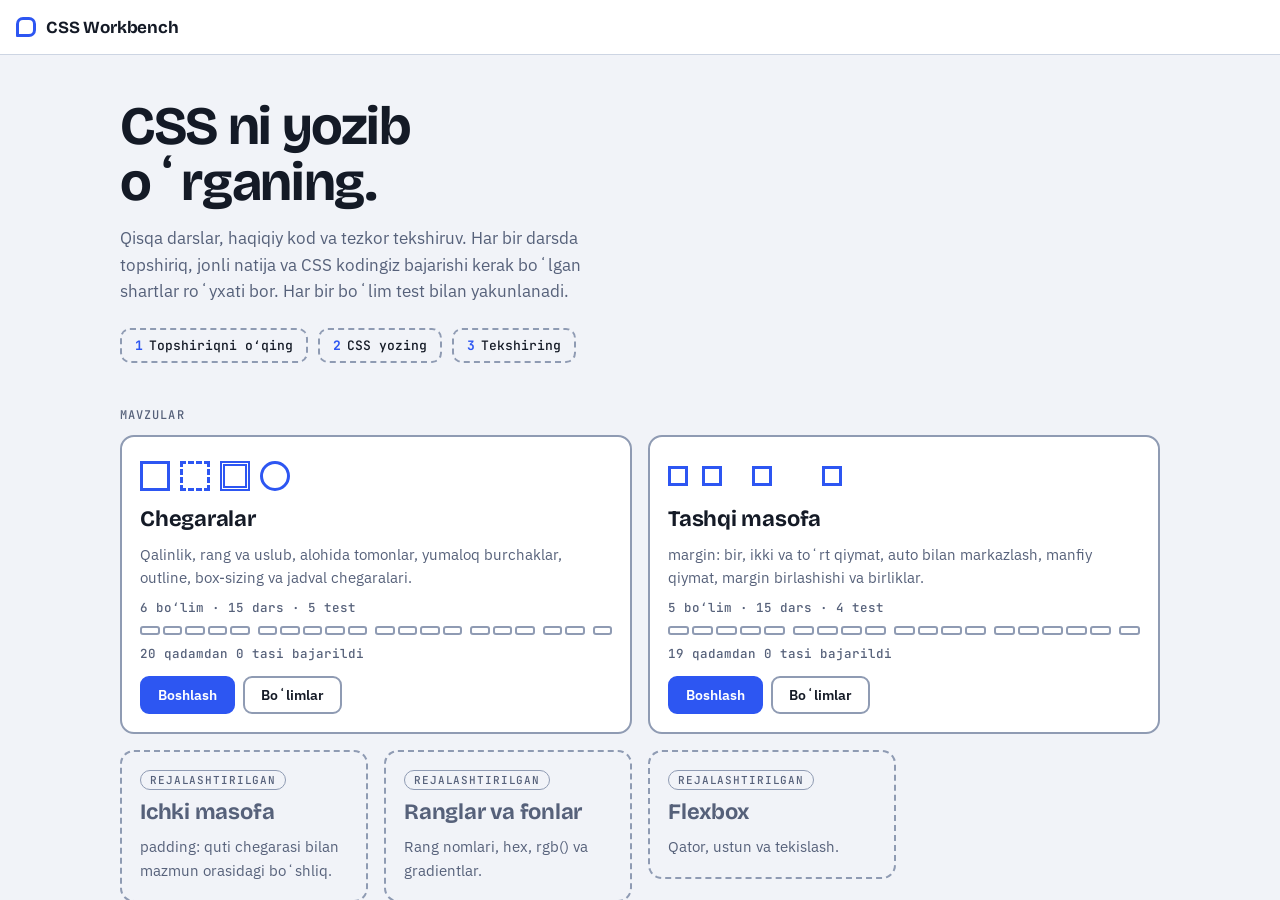
<file: backup/original.html>
<!doctype html>
<html lang="uz">
<head>
<meta charset="utf-8">
<meta name="viewport" content="width=device-width, initial-scale=1">
<title>CSS Workbench</title>
<link rel="stylesheet" href="https://fonts.googleapis.com/css2?family=Bricolage+Grotesque:opsz,wght@12..96,600;12..96,700&family=IBM+Plex+Sans:wght@400;500;600&family=JetBrains+Mono:wght@400;500&display=swap">
<style>
/* Layout: a slim top bar whose lesson squares double as progress, then three working panes
   (task | editor | preview). Borders are the visual language: dashed = not yet, solid = done,
   outline = you are here. */
:root{
  --font-display:"Bricolage Grotesque","IBM Plex Sans",system-ui,sans-serif;
  --font-body:"IBM Plex Sans",system-ui,-apple-system,"Segoe UI",Roboto,sans-serif;
  --font-mono:"JetBrains Mono",ui-monospace,SFMono-Regular,Menlo,Consolas,monospace;
  --bg:#f1f3f8;--surface:#ffffff;--surface2:#e8ecf4;--fg:#141a26;--muted:#56617a;--line:#cdd5e3;--line-strong:#8f9bb3;
  --accent:#2d56f2;--accent-ink:#ffffff;--accent-soft:#e3e9ff;
  --ok:#0f7f4a;--ok-ink:#ffffff;--ok-soft:#ddf4e7;--bad:#c1303c;--bad-soft:#fde5e7;
  --code-bg:#f8f9fc;--sel:#b9c8ff;
  --syn-sel:#1d4ed8;--syn-prop:#0e7a6e;--syn-val:#a4550a;--syn-num:#b4195f;--syn-str:#177a3b;--syn-com:#76829a;--syn-punc:#56617a;
}
@media (prefers-color-scheme: dark){
  :root:not([data-theme="light"]){
    --bg:#0d1118;--surface:#151b26;--surface2:#1c2432;--fg:#e7ecf6;--muted:#9aa5bb;--line:#2a3447;--line-strong:#4a5772;
    --accent:#7894ff;--accent-ink:#0a0f20;--accent-soft:#1d2849;
    --ok:#45d08c;--ok-ink:#06210f;--ok-soft:#10301f;--bad:#ff7a86;--bad-soft:#3a1a20;
    --code-bg:#0f141d;--sel:#2c3f78;
    --syn-sel:#8fb0ff;--syn-prop:#5fd4c2;--syn-val:#f3b663;--syn-num:#ff8fb8;--syn-str:#7fdc9b;--syn-com:#6f7b92;--syn-punc:#9aa5bb;
    color-scheme:dark;
  }
}
:root[data-theme="dark"]{
  --bg:#0d1118;--surface:#151b26;--surface2:#1c2432;--fg:#e7ecf6;--muted:#9aa5bb;--line:#2a3447;--line-strong:#4a5772;
    --accent:#7894ff;--accent-ink:#0a0f20;--accent-soft:#1d2849;
    --ok:#45d08c;--ok-ink:#06210f;--ok-soft:#10301f;--bad:#ff7a86;--bad-soft:#3a1a20;
    --code-bg:#0f141d;--sel:#2c3f78;
    --syn-sel:#8fb0ff;--syn-prop:#5fd4c2;--syn-val:#f3b663;--syn-num:#ff8fb8;--syn-str:#7fdc9b;--syn-com:#6f7b92;--syn-punc:#9aa5bb;
  color-scheme:dark;
}

*{box-sizing:border-box}
html,body{height:100%}
body{margin:0;background:var(--bg);color:var(--fg);font:15px/1.55 var(--font-body);-webkit-text-size-adjust:100%}
button{font:inherit;color:inherit}
:focus-visible{outline:3px solid var(--accent);outline-offset:2px}
.sr-only{position:absolute;width:1px;height:1px;overflow:hidden;clip:rect(0 0 0 0);white-space:nowrap}
.gx{padding-left:max(16px,env(safe-area-inset-left,0px));padding-right:max(16px,env(safe-area-inset-right,0px))}
code{font:500 .88em var(--font-mono);background:var(--surface2);padding:.12em .4em;border-radius:5px;overflow-wrap:anywhere}

.app{height:100%;min-height:640px;display:flex;flex-direction:column;min-width:0}

/* ---------- top bar ---------- */
.topbar{flex:none;background:var(--surface);border-bottom:1px solid var(--line);position:relative;z-index:30}
.topbar-in{display:flex;align-items:center;gap:14px;padding-block:8px;min-height:54px}
.brand{display:flex;align-items:center;gap:10px;color:var(--fg);text-decoration:none;font:700 17px/1 var(--font-display);letter-spacing:-.01em;white-space:nowrap}
.mark{display:block;width:20px;height:20px;border:3px solid var(--accent);border-radius:7px 7px 7px 1px}
.crumbs{position:relative;min-width:0}
.crumb-btn{display:flex;align-items:center;gap:8px;min-width:0;max-width:100%;padding:6px 10px;background:transparent;border:2px solid var(--line);border-radius:9px;cursor:pointer;text-align:left}
.crumb-btn:hover{border-color:var(--line-strong)}
.crumb-topic{font:500 12px var(--font-mono);text-transform:uppercase;letter-spacing:.07em;color:var(--muted);white-space:nowrap}
.crumb-lesson{font-weight:600;overflow:hidden;text-overflow:ellipsis;white-space:nowrap;min-width:0}
.chev{flex:none;width:7px;height:7px;border-right:2px solid var(--muted);border-bottom:2px solid var(--muted);transform:rotate(45deg) translate(-2px,-2px)}
.menu{position:absolute;top:calc(100% + 8px);left:0;width:min(380px,calc(100vw - 32px));max-height:min(70vh,520px);overflow:auto;background:var(--surface);border:1px solid var(--line-strong);border-radius:12px;box-shadow:0 14px 36px rgb(10 15 30 / .22);padding:6px}
.menu-item{display:flex;align-items:center;gap:10px;width:100%;padding:8px 10px;background:transparent;border:0;border-radius:8px;cursor:pointer;text-align:left}
.menu-item:hover{background:var(--surface2)}
.menu-item[aria-current="true"]{background:var(--accent-soft)}
.menu-sec{padding:10px 10px 4px;font:500 11px var(--font-mono);text-transform:uppercase;letter-spacing:.08em;color:var(--muted)}
.menu-sec:first-child{padding-top:4px}
.menu-num{flex:none;width:26px;height:26px;display:grid;place-items:center;border:2px dashed var(--line-strong);border-radius:7px;font:500 12px var(--font-mono);color:var(--muted)}
.menu-num.is-quiz,.mark-n.is-quiz{border-radius:50%}
.menu-item.done .menu-num,.rowbtn.done .mark-n{border-style:solid;border-color:var(--ok);background:var(--ok);color:var(--ok-ink)}
.segs{display:flex;align-items:center;gap:14px;margin-left:auto;padding:4px}
.seggrp{display:flex;align-items:center;gap:5px}
.seg.is-quiz{border-radius:50%}
.stepcount{margin-left:auto;font:500 12.5px var(--font-mono);color:var(--muted);white-space:nowrap}
@media (min-width:1060px){.stepcount{display:none}}
@media (max-width:1059px){.segs{display:none}}
.seg{width:18px;height:18px;padding:0;border:2px dashed var(--line-strong);border-radius:5px;background:transparent;cursor:pointer}
.seg:hover{border-color:var(--fg)}
.seg.done{border-style:solid;border-color:var(--ok);background:var(--ok)}
.seg.current{outline:2px solid var(--accent);outline-offset:2px}
.navbtns{display:flex;gap:4px}
.iconbtn{width:32px;height:32px;display:grid;place-items:center;background:transparent;border:2px solid var(--line);border-radius:8px;cursor:pointer;font-size:18px;line-height:1}
.iconbtn:hover:not(:disabled){border-color:var(--line-strong)}
.iconbtn:disabled{opacity:.35;cursor:default}

/* ---------- home ---------- */
.home{flex:1;min-height:0;overflow:auto}
.home-in{max-width:1040px;margin:0 auto;padding-block:44px 64px}
.hero h1{font:700 clamp(32px,5.2vw,54px)/1.04 var(--font-display);letter-spacing:-.025em;margin:0 0 14px;text-wrap:balance;max-width:16ch}
.hero p{margin:0;max-width:50ch;font-size:17px;color:var(--muted)}
.loop{display:flex;flex-wrap:wrap;gap:10px;margin:24px 0 0;padding:0;list-style:none}
.loop li{border:2px dashed var(--line-strong);border-radius:10px;padding:7px 13px;font:500 13px var(--font-mono)}
.loop b{color:var(--accent);margin-right:6px}
.label{font:500 12px var(--font-mono);text-transform:uppercase;letter-spacing:.09em;color:var(--muted);margin:44px 0 0}
.cards{display:grid;grid-template-columns:repeat(auto-fill,minmax(min(100%,235px),1fr));gap:16px;margin-top:12px;align-items:start}
.card{display:flex;flex-direction:column;gap:10px;padding:18px;background:var(--surface);border:2px solid var(--line-strong);border-radius:14px;min-width:0}
.card h2{font:700 22px/1.15 var(--font-display);margin:0;letter-spacing:-.01em}
.card p{margin:0;color:var(--muted)}
.thumb{display:flex;gap:10px;align-items:center;height:42px;color:var(--accent)}
.thumb i{display:block;width:30px;height:30px}
.meter{display:flex;gap:3px}
.meter b{flex:1;height:9px;border:2px solid var(--line-strong);border-radius:3px}
.meter b.on{background:var(--ok);border-color:var(--ok)}
.meter b.gap{margin-left:5px}
.btnrow{display:flex;flex-wrap:wrap;gap:8px;margin-top:4px}
.card .count{font:500 12.5px var(--font-mono);color:var(--muted)}
.card.planned{border-style:dashed;background:transparent}
.card.planned h2{color:var(--muted)}
.tag{align-self:flex-start;font:500 11px var(--font-mono);text-transform:uppercase;letter-spacing:.08em;border:1px solid var(--line-strong);border-radius:999px;padding:2px 9px;color:var(--muted)}

/* ---------- buttons ---------- */
.btn{display:inline-flex;align-items:center;justify-content:center;gap:6px;padding:8px 16px;font:600 14px var(--font-body);background:transparent;border:2px solid var(--line-strong);border-radius:9px;cursor:pointer;white-space:nowrap;text-decoration:none;color:var(--fg)}
.btn:hover{border-color:var(--fg)}
.btn.primary{background:var(--accent);border-color:var(--accent);color:var(--accent-ink)}
.btn.primary:hover{filter:brightness(1.08)}
.btn.ok{background:var(--ok);border-color:var(--ok);color:var(--ok-ink)}
.btn.small{padding:5px 11px;font-size:13px}
.btn.confirm{border-color:var(--bad);color:var(--bad)}
.link{padding:0;background:none;border:0;color:var(--accent);font-weight:600;cursor:pointer;text-decoration:underline;text-underline-offset:3px}

/* ---------- lesson layout ---------- */
.lesson{flex:1;min-height:0;display:flex;flex-direction:column}
.tabs{display:none}
.panes{flex:1;min-height:0;display:grid;gap:12px;padding-block:12px;
  grid-template-columns:minmax(300px,.85fr) minmax(0,1.25fr) minmax(0,1fr);
  grid-template-areas:"lesson code preview"}
.pane{min-width:0;min-height:0;display:flex;flex-direction:column;background:var(--surface);border:1px solid var(--line);border-radius:12px;overflow:hidden}
.pane-lesson{grid-area:lesson}
.pane-code{grid-area:code}
.pane-preview{grid-area:preview}
@media (max-width:1099px){
  .panes{grid-template-columns:minmax(260px,.8fr) minmax(0,1.2fr);grid-template-rows:minmax(0,1fr) minmax(0,1fr);grid-template-areas:"lesson code" "lesson preview"}
}
@media (max-width:759px){
  .tabs{display:flex;gap:6px;padding-block:10px 0}
  .tabs button{flex:1;padding:8px 10px;background:transparent;border:2px solid var(--line);border-radius:9px;font-weight:600;cursor:pointer}
  .tabs button[aria-selected="true"]{border-color:var(--accent);background:var(--accent-soft)}
  .panes{grid-template-columns:minmax(0,1fr);grid-template-rows:minmax(0,1fr);grid-template-areas:"main"}
  .pane-lesson,.pane-code,.pane-preview{grid-area:main}
  .lesson[data-tab="lesson"] .pane-code,.lesson[data-tab="lesson"] .pane-preview,
  .lesson[data-tab="code"] .pane-lesson,.lesson[data-tab="code"] .pane-preview,
  .lesson[data-tab="preview"] .pane-lesson,.lesson[data-tab="preview"] .pane-code{display:none}
  .segs,.navbtns{display:none}
  .crumb-topic{display:none}
  .topbar-in{gap:10px}
  .brand span:last-child{display:none}
}

/* ---------- lesson pane ---------- */
.scroll{flex:1;min-height:0;overflow:auto;padding:20px 22px 28px}
.step-no{margin:0;font:500 12px var(--font-mono);text-transform:uppercase;letter-spacing:.08em;color:var(--muted)}
.lesson-title{font:700 27px/1.12 var(--font-display);letter-spacing:-.015em;margin:6px 0 14px;text-wrap:balance}
.prose p{margin:0 0 12px;max-width:62ch}
.prose ul{margin:0 0 12px;padding-left:20px;max-width:62ch}
.prose li{margin-bottom:4px}
.ex{margin:0 0 16px;padding:12px 14px;background:var(--code-bg);border:1px solid var(--line);border-radius:8px;font:13.5px/1.65 var(--font-mono);overflow:auto;white-space:pre;tab-size:2}
.task{margin:0 0 22px;padding:12px 16px;border:2px dashed var(--accent);border-radius:10px;background:var(--accent-soft)}
.task-label{margin:0 0 4px;font:500 12px var(--font-mono);text-transform:uppercase;letter-spacing:.08em;color:var(--accent)}
.task p,.task ol,.task ul{margin:0 0 6px;max-width:62ch}
.task ol,.task ul{padding-left:20px}
.task li{margin-bottom:4px}
.task code{background:var(--surface)}
.sec-label{margin:0 0 8px;font:500 12px var(--font-mono);text-transform:uppercase;letter-spacing:.08em;color:var(--muted)}
.checks{list-style:none;margin:0 0 16px;padding:0;display:flex;flex-direction:column;gap:6px}
.checks.stale .check{opacity:.55}
.check{display:flex;gap:10px;align-items:flex-start;padding:9px 11px;border:1px solid var(--line);border-radius:9px;background:var(--surface)}
.check .ico{flex:none;width:20px;height:20px;margin-top:1px;border-radius:50%;border:2px dashed var(--line-strong);display:grid;place-items:center;font:700 11px/1 var(--font-body)}
.check[data-s="pass"]{border-color:var(--ok);background:var(--ok-soft)}
.check[data-s="pass"] .ico{border:0;background:var(--ok);color:var(--ok-ink)}
.check[data-s="pass"] .ico::before{content:"\2713"}
.check[data-s="fail"]{border-color:var(--bad);background:var(--bad-soft)}
.check[data-s="fail"] .ico{border:0;background:var(--bad);color:#fff}
.check[data-s="fail"] .ico::before{content:"\2715"}
.ct{min-width:0;font-size:14px}
.why{display:block;margin-top:5px;color:var(--bad);font-size:13.5px}
.helpers{display:flex;gap:18px;flex-wrap:wrap;margin:0 0 10px}
.reveal{margin:0 0 14px;padding:12px 14px;border:1px solid var(--line);border-radius:10px;background:var(--surface)}
.reveal p{margin:0 0 8px;max-width:60ch}
.reveal .ex{margin-bottom:10px}
.done-box{margin:0 0 16px;padding:12px 14px;border:2px solid var(--ok);border-radius:10px;background:var(--ok-soft);font-weight:600}

/* ---------- editor ---------- */
.pane-head{flex:none;display:flex;align-items:center;gap:4px;padding:6px 8px;border-bottom:1px solid var(--line);background:var(--surface2)}
.pane-head .grow{flex:1}
.ftab{padding:5px 10px;font:500 13px var(--font-mono);background:transparent;border:1px solid transparent;border-radius:7px;color:var(--muted);cursor:pointer}
.ftab[aria-selected="true"]{background:var(--surface);border-color:var(--line);color:var(--fg)}
.ro{font:500 11px var(--font-mono);text-transform:uppercase;letter-spacing:.07em;color:var(--muted);padding-right:6px}
.editor{flex:1;min-height:0;display:flex;background:var(--code-bg);font:14px/1.65 var(--font-mono);overflow:hidden;font-variant-ligatures:none}
.gutter{flex:none;width:44px;overflow:hidden;border-right:1px solid var(--line);color:var(--muted);text-align:right;user-select:none}
.gut-in{padding:12px 10px 12px 0;white-space:pre;font:inherit}
.code-wrap{position:relative;flex:1;min-width:0}
.hl,.ta{position:absolute;inset:0;margin:0;padding:12px 16px;border:0;font:inherit;line-height:inherit;letter-spacing:0;white-space:pre;tab-size:2;-moz-tab-size:2;font-variant-ligatures:none}
.hl{overflow:hidden;pointer-events:none;color:var(--fg)}
.hl code{display:block;background:none;padding:0;border-radius:0;font:inherit;overflow:visible}
.ta{resize:none;overflow:auto;background:transparent;color:transparent;-webkit-text-fill-color:transparent;caret-color:var(--fg);outline:none}
.ta::selection{background:var(--sel);color:transparent;-webkit-text-fill-color:transparent}
.htmlview{flex:1;min-height:0;margin:0;padding:12px 16px;overflow:auto;background:var(--code-bg);font:14px/1.65 var(--font-mono);white-space:pre;tab-size:2;color:var(--fg)}
.kbd-hint{flex:none;margin:0;padding:6px 12px;border-top:1px solid var(--line);font-size:12px;color:var(--muted)}
.t-sel{color:var(--syn-sel)}.t-prop{color:var(--syn-prop)}.t-val{color:var(--syn-val)}.t-num{color:var(--syn-num)}
.t-str{color:var(--syn-str)}.t-com{color:var(--syn-com);font-style:italic}.t-pun{color:var(--syn-punc)}.t-at{color:var(--syn-num)}
.t-tag{color:var(--syn-sel)}.t-attr{color:var(--syn-val)}

/* ---------- preview ---------- */
.seg-ctl{display:flex;gap:4px}
.viewport{position:relative;flex:1;min-height:0;background:#ffffff}
.preview-host{position:absolute;inset:0;display:block;contain:layout paint}
.test-host{position:fixed;left:-10000px;top:0;width:560px;height:420px;contain:layout paint;pointer-events:none}

/* ---------- action bar ---------- */
.actionbar{flex:none;background:var(--surface);border-top:1px solid var(--line)}
.actionbar-in{display:flex;align-items:center;gap:12px;padding-block:10px}
.status{flex:1;min-width:0;padding:0;background:none;border:0;text-align:left;font-size:14px;color:var(--muted);cursor:pointer}
.status[data-s="pass"]{color:var(--ok);font-weight:600}
.status[data-s="fail"]{color:var(--bad);font-weight:600}
@media (prefers-reduced-motion: no-preference){
  .btn,.seg,.menu-item,.card{transition:border-color .12s,background-color .12s}
}

/* ---------- topic overview ---------- */
.tv-in{max-width:820px;margin:0 auto;padding-block:30px 64px}
.back{display:inline-block;margin-bottom:18px;color:var(--muted);font-weight:600;text-decoration:none}
.back:hover{color:var(--fg)}
.tv-in h1{margin:0 0 8px;font:700 clamp(28px,4.4vw,42px)/1.08 var(--font-display);letter-spacing:-.02em}
.tv-in .lede{margin:0 0 16px;max-width:58ch;color:var(--muted);font-size:16px}
.tv-bar{display:flex;flex-wrap:wrap;align-items:center;gap:12px 18px}
.tv-bar .count{font:500 13px var(--font-mono);color:var(--muted)}
.sec{margin-top:22px;border:2px solid var(--line-strong);border-radius:14px;background:var(--surface);overflow:hidden}
.sec-head{padding:14px 18px 12px;border-bottom:1px solid var(--line)}
.sec-no{margin:0;font:500 12px var(--font-mono);text-transform:uppercase;letter-spacing:.08em;color:var(--muted)}
.sec-title{margin:2px 0 2px;font:700 21px/1.2 var(--font-display);letter-spacing:-.01em}
.sec-blurb{margin:0;color:var(--muted)}
.rows{list-style:none;margin:0;padding:6px}
.rowbtn{display:flex;align-items:center;gap:12px;width:100%;padding:9px 12px;background:none;border:0;border-radius:8px;cursor:pointer;text-align:left}
.rowbtn:hover{background:var(--surface2)}
.mark-n{flex:none;width:28px;height:28px;display:grid;place-items:center;border:2px dashed var(--line-strong);border-radius:7px;font:500 12px var(--font-mono);color:var(--muted)}
.rowtitle{min-width:0;font-weight:500}
.rowkind{margin-left:auto;flex:none;font:500 11px var(--font-mono);text-transform:uppercase;letter-spacing:.07em;color:var(--muted)}

/* ---------- quiz ---------- */
.quiz{flex:1;min-height:0;display:flex;flex-direction:column}
.quiz-scroll{flex:1;min-height:0;overflow:auto}
.quiz-in{max-width:760px;margin:0 auto;padding-block:24px 36px}
.quiz-in .lesson-title{margin-bottom:8px}
.quiz-intro{margin:0 0 20px;max-width:60ch;color:var(--muted)}
.q{margin:0 0 16px;padding:16px 18px;background:var(--surface);border:2px solid var(--line);border-radius:12px}
.q[data-s="ok"]{border-color:var(--ok)}
.q[data-s="bad"],.q[data-s="none"]{border-color:var(--bad)}
.q-head{display:flex;gap:12px;align-items:baseline;margin:0 0 12px}
.q-no{flex:none;font:500 12px var(--font-mono);color:var(--muted)}
.q-text{margin:0;font-weight:600;font-size:16px;min-width:0}
.q .ex{margin:0 0 12px}
.opts{display:grid;gap:8px}
.opt{position:relative;display:flex;gap:10px;align-items:flex-start;padding:9px 12px;background:var(--surface);border:2px solid var(--line);border-radius:10px;cursor:pointer}
.opt:hover{border-color:var(--line-strong)}
.opt input{position:absolute;opacity:0;width:1px;height:1px}
.opt-mark{flex:none;width:18px;height:18px;margin-top:2px;border:2px dashed var(--line-strong);border-radius:50%}
.opt-text{min-width:0;overflow-wrap:anywhere}
.opt.sel{border-color:var(--accent);background:var(--accent-soft)}
.opt.sel .opt-mark{border-style:solid;border-color:var(--accent);background:radial-gradient(circle,var(--accent) 0 38%,transparent 42%)}
.opt input:focus-visible ~ .opt-mark{outline:3px solid var(--accent);outline-offset:2px}
.q[data-s="bad"] .opt.sel{border-color:var(--bad);background:var(--bad-soft)}
.q[data-s="bad"] .opt.sel .opt-mark{border-color:var(--bad);background:radial-gradient(circle,var(--bad) 0 38%,transparent 42%)}
.q[data-s="ok"] .opt.sel{border-color:var(--ok);background:var(--ok-soft)}
.q[data-s="ok"] .opt.sel .opt-mark{border-color:var(--ok);background:radial-gradient(circle,var(--ok) 0 38%,transparent 42%)}
.q-fb{margin:12px 0 0;font-size:14px;max-width:62ch}
.q[data-s="ok"] .q-fb strong{color:var(--ok)}
.q[data-s="bad"] .q-fb strong,.q[data-s="none"] .q-fb strong{color:var(--bad)}
.quiz .status{cursor:default;margin:0}

@media (min-width:640px){.card:not(.planned){grid-column:span 2}}

</style>

<style>[hidden]{display:none!important}</style>
</head>
<body>
<div class="app" id="app" lang="uz">
  <header class="topbar">
    <div class="topbar-in gx">
      <a class="brand" href="#home" aria-label="CSS Workbench: bosh sahifa"><span class="mark" aria-hidden="true"></span><span>CSS Workbench</span></a>
      <div class="crumbs" id="crumbs" hidden>
        <button type="button" class="crumb-btn" id="menuBtn" aria-haspopup="true" aria-expanded="false" aria-controls="menu">
          <span class="crumb-topic" id="crumbTopic"></span>
          <span class="crumb-lesson" id="crumbLesson"></span>
          <span class="chev" aria-hidden="true"></span>
        </button>
        <div class="menu" id="menu" hidden></div>
      </div>
      <div class="segs" id="segs" role="group" aria-label="Qadamlar" hidden></div>
      <span class="stepcount" id="stepCount" hidden></span>
      <div class="navbtns" id="navBtns" hidden>
        <button type="button" class="iconbtn" id="prevBtn" aria-label="Oldingi qadam">&#8249;</button>
        <button type="button" class="iconbtn" id="nextBtn" aria-label="Keyingi qadam">&#8250;</button>
      </div>
    </div>
  </header>

  <main class="home" id="home"></main>
  <main class="home" id="topicView" hidden></main>

  <section class="lesson" id="lesson" data-tab="lesson" hidden>
    <div class="tabs gx" role="tablist" aria-label="Panellar">
      <button type="button" role="tab" data-tab="lesson" aria-selected="true">Dars</button>
      <button type="button" role="tab" data-tab="code" aria-selected="false">Kod</button>
      <button type="button" role="tab" data-tab="preview" aria-selected="false">Natija</button>
    </div>

    <div class="panes gx">
      <section class="pane pane-lesson" aria-label="Dars">
        <div class="scroll" id="lessonScroll"></div>
      </section>

      <section class="pane pane-code" aria-label="Kod">
        <div class="pane-head">
          <button type="button" class="ftab" id="tabCss" role="tab" aria-selected="true">styles.css</button>
          <button type="button" class="ftab" id="tabHtml" role="tab" aria-selected="false">index.html</button>
          <span class="grow"></span>
          <span class="ro" id="roLabel" hidden>faqat oʻqish uchun</span>
          <button type="button" class="btn small" id="resetBtn">Tiklash</button>
        </div>
        <div class="editor" id="editor">
          <div class="gutter" aria-hidden="true"><div class="gut-in" id="gutIn">1</div></div>
          <div class="code-wrap">
            <pre class="hl" aria-hidden="true"><code id="hl"></code></pre>
            <textarea class="ta" id="ta" spellcheck="false" autocapitalize="off" autocomplete="off" autocorrect="off" wrap="off" aria-label="CSS kod muharriri"></textarea>
          </div>
        </div>
        <pre class="htmlview" id="htmlView" tabindex="0" aria-label="Bu darsning HTML kodi (faqat oʻqish uchun)" hidden></pre>
        <p class="kbd-hint">Tab — chekinish. Muharrirdan chiqish uchun Esc, keyin Tab bosing. Ctrl+Enter — tekshirish.</p>
      </section>

      <section class="pane pane-preview" aria-label="Natija">
        <div class="pane-head">
          <div class="seg-ctl" role="tablist" aria-label="Natija rejimi">
            <button type="button" class="ftab" id="tabYou" role="tab" aria-selected="true">Sizning natijangiz</button>
            <button type="button" class="ftab" id="tabGoal" role="tab" aria-selected="false">Maqsad</button>
          </div>
        </div>
        <div class="viewport">
          <div class="preview-host" id="hostYou" role="img" aria-label="Sizning natijangiz koʻrinishi"></div>
          <div class="preview-host" id="hostGoal" role="img" aria-label="Maqsad koʻrinishi" hidden></div>
        </div>
      </section>
    </div>

    <footer class="actionbar">
      <div class="actionbar-in gx">
        <button type="button" class="status" id="status" data-s="idle" aria-live="polite"></button>
        <button type="button" class="btn primary" id="checkBtn">Kodni tekshirish</button>
      </div>
    </footer>
  </section>

  <section class="quiz" id="quiz" hidden>
    <div class="quiz-scroll" id="quizScroll"><div class="gx" id="quizIn"></div></div>
    <footer class="actionbar">
      <div class="actionbar-in gx">
        <p class="status" id="qStatus" data-s="idle" aria-live="polite"></p>
        <button type="button" class="btn primary" id="qBtn">Javoblarni tekshirish</button>
      </div>
    </footer>
  </section>
</div>

<script>
/* Mavzu fayli: Chegaralar (Borders)
   Yangi mavzu qoʻshish uchun shu formatda yangi fayl yarating (src/topics/ papkasiga).
   Tuzilishi: mavzu -> boʻlimlar (sections) -> qadamlar (steps).
   Qadam ikki xil boʻladi:
     dars  : { id, title, learn, example?, task, html, css, solution, hint, tests }
     test  : { id, title, questions: [ { q, code?, options, answer, why } ] }   (answer = toʻgʻri variant raqami, 0 dan boshlanadi) */
(window.TOPICS = window.TOPICS || []).push({
  id: 'borders',
  title: 'Chegaralar',
  finish: 'Mavzu tugadi. Endi chegaralarni har tomonlama boshqara olasiz.',
  blurb: 'Qalinlik, rang va uslub, alohida tomonlar, yumaloq burchaklar, outline, box-sizing va jadval chegaralari.',
  thumb: '<i style="border:3px solid"></i><i style="border:3px dashed"></i><i style="border:5px double"></i><i style="border:3px solid;border-radius:50%"></i>',
  sections: [

    /* ================= 1-BOʻLIM ================= */
    {
      title: 'Chegara asoslari',
      blurb: 'Chegarani yoqish, qalinlik, rang va qisqa yozuv.',
      steps: [
        {
          id: 'border-style',
          title: 'Chegarani yoqing',
          learn: '<p>Har bir HTML element — toʻgʻri toʻrtburchak shaklidagi quti, va har bir qutiga chegara berish mumkin. Brauzer chegarani odatda <strong>oʻchirib</strong> qoʻyadi. Uni yoqish uchun <code>border-style</code> (chegara uslubi) ni tanlang.</p>',
          example: 'border-style: solid;',
          task: '<p><code>.box</code> elementiga yaxlit (<code>solid</code>) chegara bering.</p>',
          html: '<div class="box">Men qutiman.</div>',
          css: '.box {\n  padding: 24px;\n  background: #e6ecff;\n  /* Chegarani shu yerga yozing */\n}\n',
          solution: '.box {\n  padding: 24px;\n  background: #e6ecff;\n  border-style: solid;\n}\n',
          hint: 'Figurali qavslar ichida alohida qatorga <code>border-style: solid;</code> deb yozing. CSS dagi har bir qator nuqtali vergul (<code>;</code>) bilan tugaydi.',
          tests: [
            ['`.box` ning toʻrt tomonida ham `border-style: solid` bor', c => c.allSides('.box', 'style', 'solid')],
            ['Chegara koʻrinadi (qalinligi `0px` dan katta)', c => c.assert(c.px(c.side('.box', 'top', 'width')) > 0, 'Chegara uslub berilmaguncha koʻrinmaydi. `border-style: solid;` deb yozib koʻring.')]
          ]
        },
        {
          id: 'border-width',
          title: 'Qalinlikni tanlang',
          learn: '<p><code>border-width</code> chegara qanchalik qalin ekanini belgilaydi. Uzunlik qiymatlari oʻlchov birligi bilan yoziladi. Eng koʻp ishlatiladigan birlik — <code>px</code> (piksel).</p><p>Qalinlik berilmasa, brauzer <code>3px</code> ni oladi.</p>',
          example: 'border-width: 8px;',
          task: '<p><code>.box</code> da yaxlit chegara allaqachon bor. Uning qalinligini <code>8px</code> qiling.</p>',
          html: '<div class="box">Men qutiman.</div>',
          css: '.box {\n  padding: 24px;\n  background: #e6ecff;\n  border-style: solid;\n}\n',
          solution: '.box {\n  padding: 24px;\n  background: #e6ecff;\n  border-style: solid;\n  border-width: 8px;\n}\n',
          hint: '<code>border-style</code> qatori ostiga <code>border-width: 8px;</code> qoʻshing. Birlik — <code>px</code> ni unutmang.',
          tests: [
            ['`.box` chegarasi toʻrt tomonda ham `8px` qalin', c => c.allSides('.box', 'width', '8px')],
            ['Chegara hamon `solid`', c => c.allSides('.box', 'style', 'solid')]
          ]
        },
        {
          id: 'border-color',
          title: 'Rangni tanlang',
          learn: '<p><code>border-color</code> har qanday CSS rangini qabul qiladi: <code>tomato</code> kabi nom, <code>#4169e1</code> kabi hex kod yoki <code>rgb(65, 105, 225)</code>.</p><p>Rang berilmasa, chegara matn rangini oladi.</p>',
          example: 'border-color: tomato;',
          task: '<p><code>.box</code> chegarasining rangini <code>royalblue</code> qiling.</p>',
          html: '<div class="box">Men qutiman.</div>',
          css: '.box {\n  padding: 24px;\n  background: #e6ecff;\n  border-style: solid;\n  border-width: 6px;\n}\n',
          solution: '.box {\n  padding: 24px;\n  background: #e6ecff;\n  border-style: solid;\n  border-width: 6px;\n  border-color: royalblue;\n}\n',
          hint: '<code>.box</code> qoidasiga <code>border-color: royalblue;</code> qoʻshing.',
          tests: [
            ['`.box` chegarasi toʻrt tomonda ham `royalblue` rangda', c => c.allSides('.box', 'color', 'royalblue')],
            ['Chegara hamon `6px` qalin va `solid`', c => { c.allSides('.box', 'width', '6px'); c.allSides('.box', 'style', 'solid'); }]
          ]
        },
        {
          id: 'shorthand',
          title: 'Border qisqartmasi',
          learn: '<p>Bitta chegara uchun uch qator yozish juda koʻp. <code>border</code> qisqartmasi qalinlik, uslub va rangni bitta qatorda beradi, odatda shu tartibda: <strong>qalinlik, uslub, rang</strong>.</p>',
          example: 'border: 4px solid seagreen;',
          task: '<p><code>.box</code> dagi uchta alohida chegara qatorini oʻchiring va oʻrniga bitta <code>border</code> qatori yozing: <code>5px</code> qalin, <code>solid</code>, rangi <code>seagreen</code>.</p>',
          html: '<div class="box">Men qutiman.</div>',
          css: '.box {\n  padding: 24px;\n  background: #e6ecff;\n  border-width: 2px;\n  border-style: dotted;\n  border-color: gray;\n}\n',
          solution: '.box {\n  padding: 24px;\n  background: #e6ecff;\n  border: 5px solid seagreen;\n}\n',
          hint: 'Butun javob bitta qator: <code>border: 5px solid seagreen;</code>. <code>border-width</code>, <code>border-style</code> va <code>border-color</code> qatorlarini oʻchiring.',
          tests: [
            ['Siz `border` qisqartmasidan foydalandingiz', c => c.assert(/(^|[;{\s])border\s*:/.test(c.src), 'Qatorni `border:` bilan boshlang.')],
            ['Chegara toʻrt tomonda ham `5px solid seagreen`', c => { c.allSides('.box', 'width', '5px'); c.allSides('.box', 'style', 'solid'); c.allSides('.box', 'color', 'seagreen'); }],
            ['Uchta alohida chegara qatori olib tashlangan', c => c.assert(!/border-(width|style|color)\s*:/.test(c.src), '`border-width`, `border-style` va `border-color` ni oʻchiring. Ularning oʻrnini qisqartma bosadi.')]
          ]
        },
        {
          id: 'quiz-basics',
          title: 'Chegara asoslari testi',
          questions: [
            {
              q: 'Quyidagi kodda chegara nega koʻrinmaydi?',
              code: '.box {\n  border-width: 4px;\n  border-color: red;\n}',
              options: ['`border-style` berilmagan', '`4px` juda yupqa', '`red` rangi chegara uchun mos emas', 'Selektor oldidagi nuqta ortiqcha'],
              answer: 0,
              why: 'Chegara faqat uslub (`solid`, `dashed` va h.k.) tanlanganda paydo boʻladi. Uslub berilmasa, qiymat `none` boʻladi.'
            },
            {
              q: 'Qaysi qator toʻgʻri yozilgan CSS deklaratsiyasi?',
              options: ['`border: 3 solid blue;`', '`border = 3px solid blue;`', '`border: 3px, solid, blue;`', '`border: 3px solid blue;`'],
              answer: 3,
              why: 'Qiymatlar vergulsiz, boʻshliq bilan ajratiladi, qalinlik esa oʻlchov birligi bilan yoziladi (`3px`).'
            },
            {
              q: 'Qaysi `border-style` qiymati chegarani koʻrsatmaydi?',
              options: ['`solid`', '`none`', '`dotted`', '`double`'],
              answer: 1,
              why: '`none` — chegara yoʻq degani. Brauzerning standart qiymati ham shu.'
            },
            {
              q: '`border-color` berilmasa, chegara qanday rangda boʻladi?',
              options: ['Qora rangda', 'Shaffof boʻladi', 'Oq rangda', 'Elementning matn rangida'],
              answer: 3,
              why: 'Standart qiymat — `currentcolor`, yaʼni elementning matn rangi.'
            },
            {
              q: '`border-width` ga qanday qiymat berish xato?',
              options: ['`2px`', '`10`', '`thick`', '`0.5em`'],
              answer: 1,
              why: 'Noldan farqli uzunlik oʻlchov birligisiz yozilmaydi: `10` oʻrniga `10px`. (`thick` tayyor kalit soʻz, `0.5em` ham yaroqli.)'
            }
          ]
        }
      ]
    },

    /* ================= 2-BOʻLIM ================= */
    {
      title: 'Tomonlar va uslublar',
      blurb: 'Bitta tomon, chegarani olib tashlash, boshqa uslublar va ikki-toʻrt qiymat.',
      steps: [
        {
          id: 'one-side',
          title: 'Bitta tomon',
          learn: '<p>Qutining toʻrt tomoni bor: yuqori (top), oʻng (right), pastki (bottom) va chap (left). Faqat bittasini bezash uchun <code>border-top</code>, <code>border-right</code>, <code>border-bottom</code> yoki <code>border-left</code> dan foydalaning. Ularning har biri ham qisqartma: qalinlik, uslub, rang.</p>',
          example: 'border-bottom: 3px solid teal;',
          task: '<p><code>.title</code> ga <code>3px</code> qalin, yaxlit, <code>teal</code> rangli pastki chegara bering (xuddi tagiga chizilgan chiziqdek). Boshqa uch tomonda chegara boʻlmasin.</p>',
          html: '<h2 class="title">Kosmos haqida</h2>\n<p>Venerada kun uning yilidan uzunroq.</p>',
          css: '.title {\n  padding-bottom: 6px;\n}\n',
          solution: '.title {\n  padding-bottom: 6px;\n  border-bottom: 3px solid teal;\n}\n',
          hint: '<code>border</code> emas, <code>border-bottom</code> dan foydalaning. Oddiy <code>border</code> toʻrt tomonni ham chizib yuboradi.',
          tests: [
            ['`.title` ning pastki chegarasi `3px solid`', c => { c.expectSide('.title', 'bottom', 'width', '3px'); c.expectSide('.title', 'bottom', 'style', 'solid'); }],
            ['Pastki chegara rangi `teal`', c => c.expectSide('.title', 'bottom', 'color', 'teal')],
            ['Yuqori, chap va oʻng tomonlarda chegara yoʻq', c => ['top', 'left', 'right'].forEach(s => c.expectSide('.title', s, 'width', '0px'))]
          ]
        },
        {
          id: 'no-border',
          title: 'Chegarani olib tashlang',
          learn: '<p>Baʼzi elementlarda chegara brauzerdan tayyor keladi. Tugmalar — eng yaxshi misol. Chegarani olib tashlash uchun <code>border: none;</code> (yoki <code>border: 0;</code>) deb yozing.</p>',
          example: 'border: none;',
          task: '<p><code>.btn</code> tugmasida brauzerdan kelgan qalin kulrang ramka bor. Uning chegarasini olib tashlang.</p>',
          html: '<button class="btn">Bosing</button>',
          css: '.btn {\n  padding: 10px 22px;\n  font-size: 16px;\n  background: #2d56f2;\n  color: white;\n}\n',
          solution: '.btn {\n  padding: 10px 22px;\n  font-size: 16px;\n  background: #2d56f2;\n  color: white;\n  border: none;\n}\n',
          hint: '<code>.btn</code> qoidasi ichiga <code>border: none;</code> qoʻshing.',
          tests: [
            ['`.btn` ning hech bir tomonida chegara yoʻq', c => c.allSides('.btn', 'width', '0px')]
          ]
        },
        {
          id: 'styles',
          title: 'Boshqa chegara uslublari',
          learn: '<p><code>solid</code> — uslublardan faqat bittasi. <code>dashed</code> (uzuq chiziqli), <code>dotted</code> (nuqtali) va <code>double</code> (ikkilangan) larni ham sinab koʻring.</p><p><code>double</code> chegarada ikki chiziq koʻrinishi uchun kamida <code>3px</code> kerak.</p>',
          example: 'border-style: dashed;',
          task: '<p>Quyidagi qutilarning qalinligi va rangi tayyor. <code>.dashed</code> ga uzuq chiziqli, <code>.dotted</code> ga nuqtali, <code>.double</code> ga ikkilangan chegara bering.</p>',
          html: '<div class="demo dashed">dashed</div>\n<div class="demo dotted">dotted</div>\n<div class="demo double">double</div>',
          css: '.demo {\n  padding: 12px;\n  margin-bottom: 12px;\n  border-width: 4px;\n  border-color: #2d56f2;\n}\n\n/* Har bir qutiga oʻz border-style qiymatini bering */\n.dashed {\n}\n\n.dotted {\n}\n\n.double {\n}\n',
          solution: '.demo {\n  padding: 12px;\n  margin-bottom: 12px;\n  border-width: 4px;\n  border-color: #2d56f2;\n}\n\n/* Har bir qutiga oʻz border-style qiymatini bering */\n.dashed {\n  border-style: dashed;\n}\n\n.dotted {\n  border-style: dotted;\n}\n\n.double {\n  border-style: double;\n}\n',
          hint: 'Har bir boʻsh qoida ichiga bitta deklaratsiya yozing, masalan <code>.dashed { }</code> ichiga <code>border-style: dashed;</code>.',
          tests: [
            ['`.dashed` da uzuq chiziqli chegara bor', c => c.allSides('.dashed', 'style', 'dashed')],
            ['`.dotted` da nuqtali chegara bor', c => c.allSides('.dotted', 'style', 'dotted')],
            ['`.double` da ikkilangan chegara bor', c => c.allSides('.double', 'style', 'double')],
            ['Ikkilangan chegara kamida `3px` qalin', c => c.assert(c.px(c.side('.double', 'top', 'width')) >= 3, 'Ikkilangan chegarada ikki chiziq koʻrinishi uchun kamida `3px` kerak.')]
          ]
        },
        {
          id: 'values',
          title: 'Ikki va toʻrt qiymat',
          learn: '<p>Koʻp xossalar bir vaqtda bir nechta qiymat qabul qiladi. <strong>Toʻrtta</strong> qiymat soat strelkasi boʻylab ketadi: yuqori, oʻng, pastki, chap. <strong>Ikkita</strong> qiymatda birinchisi — yuqori va pastki, ikkinchisi — chap va oʻng.</p>',
          example: 'border-width: 2px 10px;          /* yuqori+pastki, chap+oʻng */\nborder-width: 2px 6px 10px 14px; /* yuqori, oʻng, pastki, chap */',
          task: '<p><code>.frame</code> chegarasini har tomonda har xil qiling: yuqori <code>2px</code>, oʻng <code>6px</code>, pastki <code>10px</code>, chap <code>14px</code>.</p>',
          html: '<div class="frame">Soat strelkasi boʻylab: yuqori, oʻng, pastki, chap</div>',
          css: '.frame {\n  padding: 20px;\n  border-style: solid;\n  border-color: #2d56f2;\n}\n',
          solution: '.frame {\n  padding: 20px;\n  border-style: solid;\n  border-color: #2d56f2;\n  border-width: 2px 6px 10px 14px;\n}\n',
          hint: 'Bitta qator yetarli: <code>border-width: 2px 6px 10px 14px;</code>. Yozayotganda “yuqori, oʻng, pastki, chap” deb ovoz chiqarib ayting.',
          tests: [
            ['Yuqori chegara `2px`', c => c.expectSide('.frame', 'top', 'width', '2px')],
            ['Oʻng chegara `6px`', c => c.expectSide('.frame', 'right', 'width', '6px')],
            ['Pastki chegara `10px`', c => c.expectSide('.frame', 'bottom', 'width', '10px')],
            ['Chap chegara `14px`', c => c.expectSide('.frame', 'left', 'width', '14px')]
          ]
        },
        {
          id: 'quiz-sides',
          title: 'Tomonlar va uslublar testi',
          questions: [
            {
              q: '`border-bottom: 2px solid red;` nima qiladi?',
              options: ['Elementning toʻrt tomoniga ham chegara chizadi', 'Faqat pastki tomonga chegara chizadi', 'Faqat yuqori tomonga chegara chizadi', 'Xato: bunday xossa yoʻq'],
              answer: 1,
              why: '`border-bottom` faqat pastki tomonni bezaydi. Toʻrt tomon uchun `border` yoziladi.'
            },
            {
              q: '`border-width: 5px 20px;` da `20px` qaysi tomonlarga tegishli?',
              options: ['Yuqori va pastki', 'Faqat oʻng', 'Chap va oʻng', 'Faqat pastki'],
              answer: 2,
              why: 'Ikki qiymatda birinchisi yuqori va pastki, ikkinchisi chap va oʻng tomonlarga beriladi.'
            },
            {
              q: '`border-width: 1px 2px 3px 4px;` da chap tomon necha piksel?',
              options: ['`1px`', '`2px`', '`3px`', '`4px`'],
              answer: 3,
              why: 'Qiymatlar soat strelkasi boʻylab: yuqori `1px`, oʻng `2px`, pastki `3px`, chap `4px`.'
            },
            {
              q: 'Elementning chegarasini olib tashlash uchun qaysi kod toʻgʻri?',
              options: ['`border: off;`', '`border: hidden-all;`', '`border: none;`', '`border-style: 0px;`'],
              answer: 2,
              why: '`border: none;` chegarani butunlay olib tashlaydi. Boshqa variantlar CSS da mavjud emas.'
            },
            {
              q: 'Qaysi chegara uslubida ikkita parallel chiziq koʻrinadi?',
              options: ['`dashed`', '`double`', '`dotted`', '`solid`'],
              answer: 1,
              why: '`double` ikki chiziq chizadi. Ikkalasi ham koʻrinishi uchun chegara kamida `3px` qalin boʻlishi kerak.'
            }
          ]
        }
      ]
    },

    /* ================= 3-BOʻLIM ================= */
    {
      title: 'Yumaloq burchaklar',
      blurb: 'border-radius, aylana, tabletka shakli va bitta burchak.',
      steps: [
        {
          id: 'radius',
          title: 'Yumaloq burchaklar',
          learn: '<p><code>border-radius</code> qutining burchaklarini yumaloqlaydi. Son qancha katta boʻlsa, burchak shuncha yumaloq boʻladi. U koʻrinadigan chegara bor-yoʻqligidan qatʼi nazar ishlaydi.</p>',
          example: 'border-radius: 12px;',
          task: '<p><code>.card</code> ning toʻrt burchagini <code>16px</code> radius bilan yumaloqlang.</p>',
          html: '<div class="card">Chiroyli kartochka</div>',
          css: '.card {\n  padding: 24px;\n  background: #e6ecff;\n  border: 3px solid #2d56f2;\n}\n',
          solution: '.card {\n  padding: 24px;\n  background: #e6ecff;\n  border: 3px solid #2d56f2;\n  border-radius: 16px;\n}\n',
          hint: '<code>.card</code> qoidasiga <code>border-radius: 16px;</code> qoʻshing.',
          tests: [
            ['`.card` ning toʻrt burchagida ham `16px` radius bor', c => c.allCorners('.card', '16px')],
            ['`3px` chegara hamon joyida', c => c.allSides('.card', 'width', '3px')]
          ]
        },
        {
          id: 'circles',
          title: 'Aylana va tabletka',
          learn: '<p><code>50%</code> radius kvadratni aylanaga aylantiradi. Tabletka shaklidagi uzun va yupqa tugmada esa foiz oval uchlar beradi. Buning oʻrniga <code>999px</code> kabi juda katta piksel qiymatini yozing: burchaklar uchrashganda brauzer yumaloqlashni toʻxtatadi.</p>',
          example: 'border-radius: 50%;\nborder-radius: 999px;',
          task: '<p><code>.avatar</code> ni mukammal aylana, <code>.pill</code> ni esa uchlari toʻliq yumaloq tugma qiling.</p>',
          html: '<div class="avatar">AB</div>\n<button class="pill">Obuna</button>',
          css: '.avatar {\n  width: 120px;\n  height: 120px;\n  display: grid;\n  place-items: center;\n  background: #2d56f2;\n  color: white;\n  font-size: 36px;\n  font-weight: bold;\n}\n\n.pill {\n  margin-top: 16px;\n  padding: 10px 28px;\n  font-size: 16px;\n  background: white;\n  color: #2d56f2;\n  border: 2px solid #2d56f2;\n}\n',
          solution: '.avatar {\n  width: 120px;\n  height: 120px;\n  display: grid;\n  place-items: center;\n  background: #2d56f2;\n  color: white;\n  font-size: 36px;\n  font-weight: bold;\n  border-radius: 50%;\n}\n\n.pill {\n  margin-top: 16px;\n  padding: 10px 28px;\n  font-size: 16px;\n  background: white;\n  color: #2d56f2;\n  border: 2px solid #2d56f2;\n  border-radius: 999px;\n}\n',
          hint: '<code>.avatar</code> ga <code>border-radius: 50%;</code>, <code>.pill</code> ga <code>border-radius: 999px;</code> bering.',
          tests: [
            ['`.avatar` — aylana (`border-radius: 50%`)', c => {
              c.CORNERS.forEach(k => { const r = c.radius('.avatar', k); c.assert(r.unit === '%' ? r.n >= 50 : r.n >= 60, '`.avatar` ning har bir burchagi uchun `50%` radius kerak.'); });
            }],
            ['`.pill` ning uchlari toʻliq yumaloq', c => {
              const h = c.q('.pill').getBoundingClientRect().height;
              c.CORNERS.forEach(k => {
                const r = c.radius('.pill', k);
                c.assert(r.unit === 'px' && r.n >= h / 2 - 0.5, '`.pill` burchaklarining piksel radiusi balandligining kamida yarmiga teng boʻlishi kerak. Foiz oval uch beradi. `999px` ni sinab koʻring.');
              });
            }],
            ['`.avatar` kengligi va balandligi hamon `120px`', c => c.assert(c.val('.avatar', 'width') === '120px' && c.val('.avatar', 'height') === '120px', '`.avatar` ning kengligi va balandligini `120px` qoldiring.')]
          ]
        },
        {
          id: 'corners',
          title: 'Bitta burchak',
          learn: '<p>Har bir burchakning oʻz xossasi bor: <code>border-top-left-radius</code>, <code>border-top-right-radius</code>, <code>border-bottom-right-radius</code> va <code>border-bottom-left-radius</code>.</p><p>Toʻrt qiymatli <code>border-radius</code> qisqartmasi ham soat strelkasi boʻylab, yuqori chapdan boshlanadi. Chat xabarlarida koʻpincha bitta burchak oʻtkir qoldiriladi.</p>',
          example: 'border-radius: 20px 20px 20px 0;',
          task: '<p><code>.bubble</code> ning uchta burchagini <code>20px</code> bilan yumaloqlang, <strong>pastki chap</strong> burchagini esa oʻtkir (<code>0</code>) qoldiring.</p>',
          html: '<div class="bubble">Salom! Veb-sayt yaratamizmi?</div>',
          css: '.bubble {\n  display: inline-block;\n  max-width: 260px;\n  padding: 14px 18px;\n  background: #2d56f2;\n  color: white;\n}\n',
          solution: '.bubble {\n  display: inline-block;\n  max-width: 260px;\n  padding: 14px 18px;\n  background: #2d56f2;\n  color: white;\n  border-radius: 20px 20px 20px 0;\n}\n',
          hint: 'Yuqori chapdan soat strelkasi boʻylab: <code>border-radius: 20px 20px 20px 0;</code>. Oxirgi qiymat — pastki chap burchak.',
          tests: [
            ['Yuqori chap burchak `20px`', c => c.expectCorner('.bubble', 'top-left', '20px')],
            ['Yuqori oʻng burchak `20px`', c => c.expectCorner('.bubble', 'top-right', '20px')],
            ['Pastki oʻng burchak `20px`', c => c.expectCorner('.bubble', 'bottom-right', '20px')],
            ['Pastki chap burchak oʻtkir (`0`)', c => c.expectCorner('.bubble', 'bottom-left', '0px')]
          ]
        },
        {
          id: 'quiz-radius',
          title: 'Yumaloq burchaklar testi',
          questions: [
            {
              q: 'Kvadrat elementni aylanaga aylantirish uchun qaysi kod kerak?',
              options: ['`border-radius: 100;`', '`border-radius: 50%;`', '`border-circle: true;`', '`border-radius: 0;`'],
              answer: 1,
              why: '`50%` radius har bir burchakni tomon uzunligining yarmicha yumaloqlaydi, natijada kvadrat aylanaga aylanadi.'
            },
            {
              q: '`border-radius: 10px 0 10px 0;` da qaysi burchaklar yumaloq?',
              options: ['Yuqori chap va pastki oʻng', 'Yuqori oʻng va pastki chap', 'Barcha toʻrttasi', 'Hech biri'],
              answer: 0,
              why: 'Tartib: yuqori chap, yuqori oʻng, pastki oʻng, pastki chap. Demak `10px`, `0`, `10px`, `0`.'
            },
            {
              q: 'Uzun tugmaning uchlarini toʻliq yumaloq (tabletka) qilishning ishonchli usuli qaysi?',
              options: ['`border-radius: 50%;`', '`border-radius: 1px;`', '`border-width: 999px;`', '`border-radius: 999px;`'],
              answer: 3,
              why: 'Juda katta piksel qiymati burchaklar uchrashguncha yumaloqlaydi. Uzun tugmada `50%` esa oval uchlar beradi.'
            },
            {
              q: 'Chegarasiz elementga `border-radius` berilsa nima boʻladi?',
              options: ['Hech narsa boʻlmaydi, chunki chegara yoʻq', 'Xato chiqadi', 'Fon (background) burchaklari yumaloqlanadi', 'Element yoʻqoladi'],
              answer: 2,
              why: '`border-radius` fonni ham kesadi. Chegara boʻlmasa ham fon burchaklari yumaloq boʻladi.'
            }
          ]
        }
      ]
    },

    /* ================= 4-BOʻLIM ================= */
    {
      title: 'Outline va quti oʻlchami',
      blurb: 'Joy egallamaydigan kontur va chegara quti kengligiga qanday taʼsir qiladi.',
      steps: [
        {
          id: 'outline',
          title: 'Outline (tashqi kontur)',
          learn: '<p><code>outline</code> chegaraga oʻxshaydi, lekin u qutidan <em>tashqarida</em> chiziladi va joy egallamaydi, shuning uchun atrofdagi narsalar siljimaydi. Brauzerlar klaviatura fokusini koʻrsatish uchun outline ishlatadi.</p><p><code>outline-offset</code> quti bilan kontur orasiga boʻshliq qoʻshadi.</p>',
          example: 'outline: 3px solid orange;\noutline-offset: 4px;',
          task: '<p><code>.selected</code> ni <code>3px</code> qalin, yaxlit, <code>orange</code> rangli outline va <code>4px</code> <code>outline-offset</code> bilan ajrating. <code>border</code> ishlatmang: quti kattalashmasligi kerak.</p>',
          html: '<div class="item selected">Tanlangan</div>\n<div class="item">Keyingi quti</div>',
          css: '.item {\n  width: 200px;\n  padding: 12px;\n  margin-bottom: 14px;\n  background: #e6ecff;\n}\n\n.selected {\n}\n',
          solution: '.item {\n  width: 200px;\n  padding: 12px;\n  margin-bottom: 14px;\n  background: #e6ecff;\n}\n\n.selected {\n  outline: 3px solid orange;\n  outline-offset: 4px;\n}\n',
          hint: '<code>.selected { }</code> ichiga ikki qator yozing: <code>outline: 3px solid orange;</code> va <code>outline-offset: 4px;</code>.',
          tests: [
            ['`.selected` da `3px solid` outline bor', c => c.assert(c.val('.selected', 'outline-width') === '3px' && c.val('.selected', 'outline-style') === 'solid', '`outline: 3px solid orange;` dan foydalaning.')],
            ['Outline rangi `orange`', c => c.assert(c.val('.selected', 'outline-color') === c.color('orange'), 'Outline rangi `orange` boʻlishi kerak.')],
            ['Outline quti bilan orasida `4px` masofa bor', c => c.assert(c.val('.selected', 'outline-offset') === '4px', '`outline-offset: 4px;` qoʻshing.')],
            ['`.selected` da chegara yoʻq', c => c.allSides('.selected', 'width', '0px')],
            ['Quti kattalashmadi', c => c.assert(c.q('.selected').offsetWidth === c.qa('.item')[1].offsetWidth, '`.selected` boshqa qutidan kengroq. `border` emas, `outline` ishlating.')]
          ]
        },
        {
          id: 'box-sizing',
          title: 'Chegara va quti oʻlchami',
          learn: '<p>Odatda <code>width</code> faqat <em>mazmun</em> kengligini oʻlchaydi. Ichki masofa (padding) va chegara tashqaridan qoʻshiladi. Shuning uchun <code>width: 200px</code>, <code>20px</code> padding va <code>10px</code> chegara bilan quti <code>260px</code> keng boʻladi.</p><p><code>box-sizing: border-box</code> qoidani oʻzgartiradi: kenglikka padding va chegara ham kiradi. Qanday oʻlcham yozsangiz, shunday oʻlcham olasiz.</p>',
          example: 'box-sizing: border-box;',
          task: '<p><code>.box</code> chegarasi bilan birga <code>200px</code> keng boʻlishi kerak, lekin u kengroq. Buni bitta yangi qator bilan tuzating. Kenglik, padding va chegarani oʻzgartirmang.</p>',
          html: '<div class="box">Men 200px keng boʻlishim kerak.</div>',
          css: '.box {\n  width: 200px;\n  padding: 20px;\n  border: 10px solid #2d56f2;\n  background: #e6ecff;\n}\n',
          solution: '.box {\n  width: 200px;\n  padding: 20px;\n  border: 10px solid #2d56f2;\n  background: #e6ecff;\n  box-sizing: border-box;\n}\n',
          hint: '<code>.box</code> qoidasiga <code>box-sizing: border-box;</code> qoʻshing.',
          tests: [
            ['`.box` da `box-sizing: border-box` bor', c => c.assert(c.val('.box', 'box-sizing') === 'border-box', '`box-sizing: border-box;` qoʻshing.')],
            ['`.box` ning umumiy kengligi aniq `200px`', c => { const w = Math.round(c.q('.box').getBoundingClientRect().width); c.assert(w === 200, '`.box` ning umumiy kengligi `' + w + 'px`. U `200px` boʻlishi kerak.'); }],
            ['Padding va chegara oʻzgartirilmagan', c => c.assert(c.side('.box', 'top', 'width') === '10px' && c.val('.box', 'padding-left') === '20px', '`20px` padding va `10px` chegarani oʻz holicha qoldiring.')]
          ]
        },
        {
          id: 'quiz-sizing',
          title: 'Outline va quti oʻlchami testi',
          questions: [
            {
              q: '`outline` va `border` orasidagi asosiy farq nima?',
              options: ['`outline` qutini kattalashtiradi, `border` esa yoʻq', '`outline` joy egallamaydi va qutidan tashqarida chiziladi', '`outline` faqat tugmalarda ishlaydi', 'Ular butunlay bir xil'],
              answer: 1,
              why: '`border` quti oʻlchamiga qoʻshiladi, `outline` esa tashqarida chiziladi va atrofdagi elementlarni siljitmaydi.'
            },
            {
              q: 'Quyidagi qutining umumiy kengligi qancha?',
              code: '.box {\n  width: 100px;\n  padding: 10px;\n  border: 5px solid;\n}',
              options: ['`100px`', '`110px`', '`130px`', '`120px`'],
              answer: 2,
              why: '`box-sizing` berilmagan, shuning uchun `width` faqat mazmun kengligi: 100 + 2×10 (padding) + 2×5 (chegara) = 130px.'
            },
            {
              q: 'Xuddi shu quti `box-sizing: border-box` bilan qancha kenglikda boʻladi?',
              code: '.box {\n  box-sizing: border-box;\n  width: 100px;\n  padding: 10px;\n  border: 5px solid;\n}',
              options: ['`100px`', '`130px`', '`115px`', '`110px`'],
              answer: 0,
              why: '`border-box` da `width` ga padding va chegara ham kiradi. Quti `100px` boʻlib qoladi, mazmun uchun 70px qoladi.'
            },
            {
              q: '`outline-offset: 6px;` nima qiladi?',
              options: ['Konturni quti ichiga suradi', 'Kontur qalinligini `6px` qiladi', 'Qutini `6px` kattalashtiradi', 'Konturni quti chetidan `6px` uzoqlashtiradi'],
              answer: 3,
              why: '`outline-offset` quti chekkasi bilan kontur orasidagi masofani belgilaydi.'
            }
          ]
        }
      ]
    },

    /* ================= 5-BOʻLIM ================= */
    {
      title: 'Jadval chegaralari',
      blurb: 'Jadval kataklaridagi qoʻsh chiziqni birlashtirish.',
      steps: [
        {
          id: 'tables',
          title: 'Jadval chegaralari',
          learn: '<p>Jadvalda har bir katakning oʻz chegarasi bor, shuning uchun qoʻshni kataklar yonma-yon ikkita chiziq chizadi. Jadvalga (<code>table</code>) berilgan <code>border-collapse: collapse</code> ularni bitta toza chiziqqa birlashtiradi.</p>',
          example: 'border-collapse: collapse;',
          task: '<ol><li>Qoʻsh chiziqlarni birlashtiring: <code>.planets</code> jadvaliga <code>border-collapse: collapse;</code> qoʻshing.</li><li>Sarlavha kataklariga (<code>th</code>) <code>3px</code> qalin, yaxlit pastki chegara bering.</li></ol>',
          html: '<table class="planets">\n  <tr><th>Sayyora</th><th>Yoʻldoshlar</th></tr>\n  <tr><td>Yer</td><td>1</td></tr>\n  <tr><td>Mars</td><td>2</td></tr>\n</table>',
          css: '.planets th,\n.planets td {\n  border: 1px solid #56617a;\n  padding: 8px 18px;\n}\n',
          solution: '.planets {\n  border-collapse: collapse;\n}\n\n.planets th,\n.planets td {\n  border: 1px solid #56617a;\n  padding: 8px 18px;\n}\n\n.planets th {\n  border-bottom: 3px solid #56617a;\n}\n',
          hint: 'Yangi qoida yozing: <code>.planets { border-collapse: collapse; }</code>. Keyin katak qoidasidan <em>keyin</em> <code>.planets th { border-bottom: 3px solid #56617a; }</code> qoidasini yozing.',
          tests: [
            ['Jadvalda `border-collapse: collapse` bor', c => c.assert(c.val('.planets', 'border-collapse') === 'collapse', '`.planets` qoidasiga `border-collapse: collapse;` qoʻshing.')],
            ['Maʼlumot kataklari (`td`) `1px solid` chegarasini saqlagan', c => c.qa('.planets td').forEach(td => { c.expectSide(td, 'top', 'width', '1px'); c.expectSide(td, 'top', 'style', 'solid'); })],
            ['Sarlavha kataklarida (`th`) `3px solid` pastki chegara bor', c => c.qa('.planets th').forEach(th => { c.expectSide(th, 'bottom', 'width', '3px'); c.expectSide(th, 'bottom', 'style', 'solid'); })]
          ]
        },
        {
          id: 'quiz-tables',
          title: 'Jadval chegaralari testi',
          questions: [
            {
              q: 'Jadvalda kataklar orasida nega ikkita chiziq koʻrinadi?',
              options: ['Bu brauzer xatosi', '`border-style: double` avtomatik yoqilgan', 'Har bir katak oʻz chegarasini chizadi, qoʻshni chegaralar yonma-yon turadi', 'Jadval ikki qatlamdan iborat'],
              answer: 2,
              why: 'Har bir `td` va `th` oʻz chegarasiga ega. Qoʻshni kataklarning chegaralari yonma-yon chiziladi.'
            },
            {
              q: 'Bu qoʻsh chiziqni qanday tuzatamiz?',
              options: ['`table { border-collapse: collapse; }`', '`td { border-radius: 0; }`', '`table { box-sizing: border-box; }`', '`th { border-style: single; }`'],
              answer: 0,
              why: '`border-collapse: collapse` qoʻshni chegaralarni bitta chiziqqa birlashtiradi.'
            },
            {
              q: 'Bu kodda `th` ning pastki chegarasi qanday boʻladi?',
              code: 'th, td {\n  border: 1px solid gray;\n}\n\nth {\n  border-bottom: 4px solid black;\n}',
              options: ['`1px gray`', '`4px black`', 'Ikkalasining oʻrtachasi', 'Chegara yoʻqoladi'],
              answer: 1,
              why: 'Ikkala qoida bir xil kuchga ega, shuning uchun keyin yozilgani gʻolib boʻladi. `th` ning qolgan uch tomoni `1px gray` boʻlib qoladi.'
            },
            {
              q: 'Bu qutining chap chegarasi qanday boʻladi?',
              code: '.box {\n  border: 2px solid gray;\n  border-left: 8px solid red;\n}',
              options: ['`2px gray`', '`10px`, ikki rang aralashgan', 'Chegara yoʻq', '`8px red`'],
              answer: 3,
              why: 'Keyin yozilgan `border-left` faqat chap tomonni qayta belgilaydi. Qolgan uch tomon `2px solid gray` boʻlib qoladi.'
            }
          ]
        }
      ]
    },

    /* ================= 6-BOʻLIM ================= */
    {
      title: 'Yakuniy topshiriq',
      blurb: 'Hamma bilganlaringizni bitta kartochkada qoʻllang.',
      steps: [
        {
          id: 'challenge',
          title: 'Yakuniy topshiriq: profil kartochkasi',
          learn: '<p>Endi hammasini birlashtirish vaqti. Bu profil kartochkasining chegaralarini yarating. HTML tayyor, barcha oʻzgarishlar CSS da boʻladi.</p>',
          task: '<ol><li><code>.profile</code>: <code>2px</code> yaxlit <code>royalblue</code> chegara va <code>16px</code> yumaloq burchaklar.</li><li><code>.profile</code> ning chegara va padding bilan birga umumiy kengligi <code>280px</code> boʻlsin.</li><li><code>.avatar</code>: aylana, <code>4px</code> yaxlit <code>gold</code> chegarali.</li><li>Har bir <code>.row</code>: faqat pastida <code>1px</code> uzuq chiziqli <code>gray</code> chiziq.</li><li><code>.follow</code>: chegarasiz va uchlari toʻliq yumaloq.</li></ol>',
          html: '<article class="profile">\n  <div class="avatar">NB</div>\n  <h2>Nodira Bekova</h2>\n  <p class="role">8-sinf, Python toʻgaragi</p>\n  <div class="row"><span>Loyihalar</span> <strong>12</strong></div>\n  <div class="row"><span>Nishonlar</span> <strong>5</strong></div>\n  <button class="follow">Obuna</button>\n</article>',
          css: '.profile {\n  width: 280px;\n  padding: 20px;\n  background: white;\n}\n\n.avatar {\n  width: 80px;\n  height: 80px;\n  display: grid;\n  place-items: center;\n  background: #2d56f2;\n  color: white;\n  font-size: 28px;\n  font-weight: bold;\n}\n\n.profile h2 {\n  margin: 12px 0 0;\n}\n\n.role {\n  margin: 0 0 12px;\n  color: #56617a;\n}\n\n.row {\n  display: flex;\n  justify-content: space-between;\n  padding: 10px 0;\n}\n\n.follow {\n  margin-top: 16px;\n  padding: 10px 26px;\n  font-size: 16px;\n  background: #2d56f2;\n  color: white;\n}\n',
          solution: '.profile {\n  width: 280px;\n  padding: 20px;\n  background: white;\n  border: 2px solid royalblue;\n  border-radius: 16px;\n  box-sizing: border-box;\n}\n\n.avatar {\n  width: 80px;\n  height: 80px;\n  display: grid;\n  place-items: center;\n  background: #2d56f2;\n  color: white;\n  font-size: 28px;\n  font-weight: bold;\n  border: 4px solid gold;\n  border-radius: 50%;\n}\n\n.profile h2 {\n  margin: 12px 0 0;\n}\n\n.role {\n  margin: 0 0 12px;\n  color: #56617a;\n}\n\n.row {\n  display: flex;\n  justify-content: space-between;\n  padding: 10px 0;\n  border-bottom: 1px dashed gray;\n}\n\n.follow {\n  margin-top: 16px;\n  padding: 10px 26px;\n  font-size: 16px;\n  background: #2d56f2;\n  color: white;\n  border: none;\n  border-radius: 999px;\n}\n',
          hint: 'Roʻyxatni yuqoridan pastga, bir qoidadan keyin ikkinchisiga oʻtib bajaring. <code>.row</code> uchun <code>border</code> emas, <code>border-bottom</code> ishlating. Karta kengligi uchun <code>box-sizing</code> haqida oʻylang.',
          tests: [
            ['`.profile` da toʻrt tomonda ham `2px solid royalblue` chegara bor', c => { c.allSides('.profile', 'width', '2px'); c.allSides('.profile', 'style', 'solid'); c.allSides('.profile', 'color', 'royalblue'); }],
            ['`.profile` burchaklari `16px` ga yumaloqlangan', c => c.allCorners('.profile', '16px')],
            ['`.profile` ning umumiy kengligi aniq `280px`', c => { const w = Math.round(c.q('.profile').getBoundingClientRect().width); c.assert(w === 280, '`.profile` ning umumiy kengligi `' + w + 'px`. U `280px` boʻlishi kerak. `box-sizing` berilganmi?'); }],
            ['`.avatar` — aylana', c => c.CORNERS.forEach(k => { const r = c.radius('.avatar', k); c.assert(r.unit === '%' ? r.n >= 50 : r.n >= 44, '`.avatar` ning har bir burchagi uchun `border-radius: 50%` kerak.'); })],
            ['`.avatar` da `4px solid gold` chegara bor', c => { c.allSides('.avatar', 'width', '4px'); c.allSides('.avatar', 'style', 'solid'); c.allSides('.avatar', 'color', 'gold'); }],
            ['Har bir `.row` da faqat pastki `1px dashed gray` chegara bor', c => c.qa('.row').forEach(row => {
              c.expectSide(row, 'bottom', 'width', '1px'); c.expectSide(row, 'bottom', 'style', 'dashed'); c.expectSide(row, 'bottom', 'color', 'gray');
              ['top', 'left', 'right'].forEach(s => c.expectSide(row, s, 'width', '0px'));
            })],
            ['`.follow` da chegara yoʻq', c => c.allSides('.follow', 'width', '0px')],
            ['`.follow` ning uchlari toʻliq yumaloq', c => {
              const h = c.q('.follow').getBoundingClientRect().height;
              c.CORNERS.forEach(k => { const r = c.radius('.follow', k); c.assert(r.unit === 'px' && r.n >= h / 2 - 0.5, '`.follow` burchaklarining piksel radiusi balandligining kamida yarmiga teng boʻlishi kerak. `999px` ni sinab koʻring.'); });
            }]
          ]
        }
      ]
    }
  ]
});

/* Mavzu fayli: Tashqi masofa (margin)
   Format Borders mavzusi bilan bir xil: mavzu -> boʻlimlar -> qadamlar (dars yoki test).
   Tekshiruv yordamchilari (c): q, qa, val, px, n1, rect, room, gap, parentWidth, expectMargin, allMargins, expectProp, assert, src ... */
(window.TOPICS = window.TOPICS || []).push({
  id: 'margins',
  title: 'Tashqi masofa',
  blurb: 'margin: bir, ikki va toʻrt qiymat, auto bilan markazlash, manfiy qiymat, margin birlashishi va birliklar.',
  finish: 'Mavzu tugadi. Endi elementlar orasidagi masofani ishonch bilan boshqara olasiz.',
  thumb: '<i style="width:20px;height:20px;border:3px solid"></i><i style="width:20px;height:20px;border:3px solid;margin-left:4px"></i><i style="width:20px;height:20px;border:3px solid;margin-left:20px"></i><i style="width:20px;height:20px;border:3px solid;margin-left:40px"></i>',
  sections: [

    /* ================= 1-BOʻLIM ================= */
    {
      title: 'Margin asoslari',
      blurb: 'Margin nima, toʻrt tomon va qisqa yozuv.',
      steps: [
        {
          id: 'margin-all',
          title: 'Tashqi masofa nima?',
          learn: '<p>Har bir quti atrofida koʻrinmas boʻshliq boʻlishi mumkin. Bu <strong>margin</strong> (tashqi masofa). U qutining chegarasidan <em>tashqarida</em> turadi va qutini qoʻshni elementlardan uzoqlashtiradi.</p><p><code>margin</code> ga bitta qiymat bersangiz, u toʻrt tomonga ham qoʻllanadi.</p>',
          example: 'margin: 24px;',
          task: '<p><code>.box</code> ning toʻrt tomoniga ham <code>24px</code> tashqi masofa bering.</p>',
          html: '<div class="box">Men qutiman.</div>',
          css: '.box {\n  padding: 12px;\n  background: #e6ecff;\n  border: 2px solid #2d56f2;\n  /* Margin ni shu yerga yozing */\n}\n',
          solution: '.box {\n  padding: 12px;\n  background: #e6ecff;\n  border: 2px solid #2d56f2;\n  margin: 24px;\n}\n',
          hint: 'Figurali qavslar ichida alohida qatorga <code>margin: 24px;</code> deb yozing.',
          tests: [
            ['`.box` ning toʻrt tomonida ham `24px` margin bor', c => c.qa('.box').forEach(b => c.allMargins(b, '24px'))],
            ['Ichki masofa (`padding`) hamon `12px`', c => c.assert(c.val('.box', 'padding-top') === '12px', 'Margin — tashqi masofa. Ichki masofa (`padding`) ni `12px` qoldiring va `margin` yozing.')]
          ]
        },
        {
          id: 'margin-sides',
          title: 'Bitta tomon',
          learn: '<p>Toʻrt tomonning har biri uchun alohida xossa bor: <code>margin-top</code> (yuqori), <code>margin-right</code> (oʻng), <code>margin-bottom</code> (pastki) va <code>margin-left</code> (chap).</p><p>Faqat kerakli tomonga masofa bering, qolgan tomonlar <code>0</code> boʻlib qoladi.</p>',
          example: 'margin-left: 40px;\nmargin-top: 16px;',
          task: '<p><code>.box</code> ni chapdan <code>40px</code>, yuqoridan <code>16px</code> suring. Oʻng va pastki tomonda margin boʻlmasin.</p>',
          html: '<div class="box">Men siljiyman.</div>',
          css: '.box {\n  padding: 12px;\n  background: #e6ecff;\n  border: 2px solid #2d56f2;\n}\n',
          solution: '.box {\n  padding: 12px;\n  background: #e6ecff;\n  border: 2px solid #2d56f2;\n  margin-left: 40px;\n  margin-top: 16px;\n}\n',
          hint: '<code>margin-left: 40px;</code> va <code>margin-top: 16px;</code> deb ikki qator yozing.',
          tests: [
            ['Chap margin `40px`', c => c.expectMargin('.box', 'left', '40px')],
            ['Yuqori margin `16px`', c => c.expectMargin('.box', 'top', '16px')],
            ['Oʻng va pastki tomonlarda margin yoʻq', c => ['right', 'bottom'].forEach(s => c.expectMargin('.box', s, '0px'))]
          ]
        },
        {
          id: 'margin-two',
          title: 'Ikki qiymat',
          learn: '<p><code>margin</code> ga ikkita qiymat bersangiz, birinchisi <strong>yuqori va pastki</strong> tomonga, ikkinchisi <strong>chap va oʻng</strong> tomonga beriladi.</p>',
          example: 'margin: 8px 24px;   /* yuqori+pastki, chap+oʻng */',
          task: '<p><code>.badge</code> ga yuqoridan va pastdan <code>8px</code>, chapdan va oʻngdan <code>24px</code> margin bering. Bitta <code>margin</code> qatori yozing.</p>',
          html: '<span class="badge">Yangi</span><span class="badge">Mashhur</span>',
          css: '.badge {\n  display: inline-block;\n  padding: 4px 12px;\n  background: #2d56f2;\n  color: white;\n  border-radius: 999px;\n}\n',
          solution: '.badge {\n  display: inline-block;\n  padding: 4px 12px;\n  background: #2d56f2;\n  color: white;\n  border-radius: 999px;\n  margin: 8px 24px;\n}\n',
          hint: 'Bitta qator: <code>margin: 8px 24px;</code>. Birinchi qiymat — yuqori va pastki, ikkinchisi — chap va oʻng.',
          tests: [
            ['Yuqori va pastki margin `8px`', c => c.qa('.badge').forEach(b => { c.expectMargin(b, 'top', '8px'); c.expectMargin(b, 'bottom', '8px'); })],
            ['Chap va oʻng margin `24px`', c => c.qa('.badge').forEach(b => { c.expectMargin(b, 'left', '24px'); c.expectMargin(b, 'right', '24px'); })],
            ['Bitta `margin` qatori yozilgan', c => c.assert(/(^|[;{\s])margin\s*:/.test(c.src) && !/margin-(top|right|bottom|left)\s*:/.test(c.src), 'Alohida `margin-top`, `margin-left` qatorlarisiz, bitta `margin:` qatori yozing.')]
          ]
        },
        {
          id: 'margin-four',
          title: 'Toʻrt va uch qiymat',
          learn: '<p><strong>Toʻrtta</strong> qiymat soat strelkasi boʻylab ketadi: yuqori, oʻng, pastki, chap.</p><p><strong>Uchta</strong> qiymatda birinchisi — yuqori, ikkinchisi — chap va oʻng, uchinchisi — pastki.</p>',
          example: 'margin: 10px 20px 30px 40px; /* yuqori, oʻng, pastki, chap */\nmargin: 5px 15px 25px;       /* yuqori, chap+oʻng, pastki */',
          task: '<ol><li><code>.one</code> ga toʻrt qiymat bering: yuqori <code>10px</code>, oʻng <code>20px</code>, pastki <code>30px</code>, chap <code>40px</code>.</li><li><code>.two</code> ga uch qiymat bering: yuqori <code>5px</code>, chap va oʻng <code>15px</code>, pastki <code>25px</code>.</li></ol>',
          html: '<div class="box one">.one</div>\n<div class="box two">.two</div>',
          css: '.box {\n  padding: 12px;\n  background: #e6ecff;\n  border: 2px solid #2d56f2;\n}\n\n.one {\n}\n\n.two {\n}\n',
          solution: '.box {\n  padding: 12px;\n  background: #e6ecff;\n  border: 2px solid #2d56f2;\n}\n\n.one {\n  margin: 10px 20px 30px 40px;\n}\n\n.two {\n  margin: 5px 15px 25px;\n}\n',
          hint: '<code>.one { margin: 10px 20px 30px 40px; }</code> va <code>.two { margin: 5px 15px 25px; }</code>.',
          tests: [
            ['`.one` margini: yuqori `10px`, oʻng `20px`, pastki `30px`, chap `40px`', c => { c.expectMargin('.one', 'top', '10px'); c.expectMargin('.one', 'right', '20px'); c.expectMargin('.one', 'bottom', '30px'); c.expectMargin('.one', 'left', '40px'); }],
            ['`.two` margini: yuqori `5px`, chap va oʻng `15px`, pastki `25px`', c => { c.expectMargin('.two', 'top', '5px'); c.expectMargin('.two', 'right', '15px'); c.expectMargin('.two', 'bottom', '25px'); c.expectMargin('.two', 'left', '15px'); }]
          ]
        },
        {
          id: 'quiz-margin-basics',
          title: 'Margin asoslari testi',
          questions: [
            {
              q: '`margin` va `padding` orasidagi asosiy farq nima?',
              options: ['`margin` chegaradan tashqaridagi, `padding` chegara ichidagi boʻshliq', '`margin` chegara ichidagi, `padding` tashqaridagi boʻshliq', 'Ularning farqi yoʻq', '`margin` faqat matnga, `padding` faqat rasmga taʼsir qiladi'],
              answer: 0,
              why: '`margin` qutining chegarasidan tashqarisida, `padding` esa chegara bilan mazmun orasida joylashadi.'
            },
            {
              q: '`margin: 10px 20px;` da `10px` qaysi tomonlarga beriladi?',
              options: ['Chap va oʻng', 'Yuqori va pastki', 'Faqat yuqori', 'Faqat pastki'],
              answer: 1,
              why: 'Ikki qiymatda birinchisi yuqori va pastki, ikkinchisi chap va oʻng tomonlarga beriladi.'
            },
            {
              q: 'Bu qutining chap margini qancha?',
              code: '.box {\n  margin: 5px 10px 15px 20px;\n}',
              options: ['`5px`', '`10px`', '`15px`', '`20px`'],
              answer: 3,
              why: 'Toʻrt qiymat soat strelkasi boʻylab ketadi: yuqori `5px`, oʻng `10px`, pastki `15px`, chap `20px`.'
            },
            {
              q: 'Bu qutining pastki va chap margini qancha?',
              code: '.box {\n  margin: 8px 16px 24px;\n}',
              options: ['Pastki `24px`, chap `16px`', 'Pastki `24px`, chap `8px`', 'Pastki `16px`, chap `24px`', 'Pastki `8px`, chap `16px`'],
              answer: 0,
              why: 'Uch qiymatda: yuqori `8px`, chap va oʻng `16px`, pastki `24px`.'
            },
            {
              q: 'Faqat yuqori tomonga `30px` masofa berish uchun qaysi kod toʻgʻri?',
              options: ['`margin: 30px;`', '`margin-up: 30px;`', '`margin-top: 30px;`', '`top-margin: 30px;`'],
              answer: 2,
              why: 'Yuqori tomon uchun xossa — `margin-top`. `margin: 30px;` esa toʻrt tomonga ham masofa beradi.'
            }
          ]
        }
      ]
    },

    /* ================= 2-BOʻLIM ================= */
    {
      title: 'Auto va manfiy margin',
      blurb: 'auto bilan markazlash va surish, manfiy qiymat.',
      steps: [
        {
          id: 'margin-auto',
          title: 'Gorizontal markazlash',
          learn: '<p>Kengligi berilgan blok elementni oʻz konteyneri ichida gorizontal markazlash uchun chap va oʻng margin larga <code>auto</code> bering: brauzer qolgan boʻsh joyni ikki tomonga teng boʻlib beradi.</p><p><code>margin: 0 auto;</code> — yuqori va pastki <code>0</code>, chap va oʻng <code>auto</code>.</p>',
          example: 'margin: 0 auto;',
          task: '<p><code>.box</code> ning kengligi <code>240px</code>. Uni konteyner ichida gorizontal markazga qoʻying.</p>',
          html: '<div class="box">Men markazdaman.</div>',
          css: '.box {\n  width: 240px;\n  padding: 12px;\n  background: #e6ecff;\n  border: 2px solid #2d56f2;\n}\n',
          solution: '.box {\n  width: 240px;\n  padding: 12px;\n  background: #e6ecff;\n  border: 2px solid #2d56f2;\n  margin: 0 auto;\n}\n',
          hint: '<code>margin: 0 auto;</code> deb yozing. <code>auto</code> faqat kengligi berilgan blok elementda ishlaydi.',
          tests: [
            ['Quti gorizontal markazda', c => { const r = c.room('.box'); c.assert(r.left > 1 && Math.abs(r.left - r.right) < 1, 'Quti markazda emas: chapda `' + c.n1(r.left) + 'px`, oʻngda `' + c.n1(r.right) + 'px` boʻsh joy bor. Ikkalasi teng boʻlishi kerak.'); }],
            ['Chap va oʻng margin larda `auto` ishlatilgan', c => c.assert(/auto/.test(c.src), 'Chap va oʻng margin larga `auto` bering: `margin: 0 auto;`.')],
            ['Quti kengligi hamon `240px`', c => c.assert(c.val('.box', 'width') === '240px', 'Kenglikni `240px` qoldiring.')]
          ]
        },
        {
          id: 'margin-push',
          title: 'Oʻngga surish',
          learn: '<p><code>auto</code> margin boʻsh joyni oʻziga oladi. Agar faqat <code>margin-left: auto</code> bersangiz, barcha boʻsh joy chap tomonga ketadi va element <strong>oʻng chetga</strong> suriladi.</p><p>Xuddi shunday <code>margin-right: auto</code> elementni chap chetda ushlab turadi.</p>',
          example: 'margin-left: auto;',
          task: '<p><code>.logout</code> ning kengligi <code>120px</code>. Uni konteynerning oʻng chetiga suring. Faqat chap margin ga <code>auto</code> bering.</p>',
          html: '<div class="logout">Chiqish</div>',
          css: '.logout {\n  width: 120px;\n  padding: 10px;\n  text-align: center;\n  background: #fde5e7;\n  border: 2px solid #c1303c;\n}\n',
          solution: '.logout {\n  width: 120px;\n  padding: 10px;\n  text-align: center;\n  background: #fde5e7;\n  border: 2px solid #c1303c;\n  margin-left: auto;\n}\n',
          hint: '<code>.logout</code> qoidasiga <code>margin-left: auto;</code> qoʻshing.',
          tests: [
            ['Quti oʻng chetga taqalgan', c => { const r = c.room('.logout'); c.assert(r.left > 1 && Math.abs(r.right) < 1, 'Quti oʻng chetga taqalmagan: chapda `' + c.n1(r.left) + 'px`, oʻngda `' + c.n1(r.right) + 'px` boʻsh joy bor. Oʻngda `0px` boʻlishi kerak.'); }],
            ['Chap margin da `auto` ishlatilgan', c => c.assert(/auto/.test(c.src), '`margin-left: auto;` deb yozing.')],
            ['Quti kengligi hamon `120px`', c => c.assert(c.val('.logout', 'width') === '120px', 'Kenglikni `120px` qoldiring.')]
          ]
        },
        {
          id: 'margin-negative',
          title: 'Manfiy margin',
          learn: '<p>Margin <strong>manfiy</strong> ham boʻlishi mumkin. Manfiy qiymat elementni oʻz joyidan tegishli tomonga tortadi. Masalan, ota-onaning ichki masofasi (padding) ichida turgan elementni uning chetlarigacha yoyish mumkin.</p>',
          example: 'margin-left: -20px;\nmargin: 0 -20px;',
          task: '<p><code>.card</code> ning ichki masofasi <code>20px</code>. <code>.banner</code> ni karta chetlarigacha yoyish uchun uning chap va oʻng margin larini <code>-20px</code> qiling. Yuqori va pastki margin <code>0</code> qolsin.</p>',
          html: '<div class="card">\n  <div class="banner">Maxsus taklif</div>\n  <p>Banner kartaning ikki chetigacha choʻzilgan.</p>\n</div>',
          css: '.card {\n  padding: 20px;\n  background: white;\n  border: 2px solid #2d56f2;\n}\n\n.banner {\n  padding: 10px 20px;\n  background: #2d56f2;\n  color: white;\n  font-weight: bold;\n}\n',
          solution: '.card {\n  padding: 20px;\n  background: white;\n  border: 2px solid #2d56f2;\n}\n\n.banner {\n  padding: 10px 20px;\n  background: #2d56f2;\n  color: white;\n  font-weight: bold;\n  margin: 0 -20px;\n}\n',
          hint: '<code>.banner</code> qoidasiga <code>margin: 0 -20px;</code> qoʻshing: yuqori va pastki <code>0</code>, chap va oʻng <code>-20px</code>.',
          tests: [
            ['`.banner` ning chap va oʻng margini `-20px`', c => { c.expectMargin('.banner', 'left', '-20px'); c.expectMargin('.banner', 'right', '-20px'); }],
            ['Banner kartaning ikki chetigacha yetadi', c => {
              const b = c.rect('.banner'), k = c.rect('.card'), bw = c.px(c.val('.card', 'border-left-width'));
              const l = b.left - k.left - bw, r = k.right - b.right - bw;
              c.assert(Math.abs(l) < 0.6 && Math.abs(r) < 0.6, 'Banner kartaning ichki chetlariga yetib bormayapti: chapda `' + c.n1(l) + 'px`, oʻngda `' + c.n1(r) + 'px` masofa bor.');
            }],
            ['Yuqori va pastki margin `0`', c => { c.expectMargin('.banner', 'top', '0px'); c.expectMargin('.banner', 'bottom', '0px'); }]
          ]
        },
        {
          id: 'quiz-margin-auto',
          title: 'Auto va manfiy margin testi',
          questions: [
            {
              q: 'Kengligi `300px` boʻlgan blokni gorizontal markazlash uchun qaysi kod kerak?',
              options: ['`margin: auto 0;`', '`margin: 0 auto;`', '`text-align: auto;`', '`margin: center;`'],
              answer: 1,
              why: 'Chap va oʻng margin lar `auto` boʻlsa, boʻsh joy ikki tomonga teng boʻlinadi.'
            },
            {
              q: 'Bu kod elementni qayerga joylashtiradi?',
              code: '.box {\n  width: 100px;\n  margin-left: auto;\n}',
              options: ['Chap chetga', 'Markazga', 'Oʻng chetga', 'Pastga'],
              answer: 2,
              why: '`margin-left: auto` chap tomondagi barcha boʻsh joyni oladi, shuning uchun element oʻngga suriladi.'
            },
            {
              q: 'Nima uchun `margin: 0 auto;` kengligi berilmagan oddiy `div` ni markazga keltirmaydi?',
              options: ['Kenglik berilmasa, blok konteynerning butun kengligini egallaydi va boʻsh joy qolmaydi', '`auto` faqat matnga ishlaydi', '`0` qiymati markazlashni bekor qiladi', '`div` da margin ishlamaydi'],
              answer: 0,
              why: 'Oddiy blok butun kenglikni egallaydi. Taqsimlash uchun boʻsh joy yoʻq, shuning uchun kenglik (`width`) berilishi kerak.'
            },
            {
              q: '`margin-left: -10px;` nima qiladi?',
              options: ['Xato: margin manfiy boʻlmaydi', 'Elementni 10px chapga tortadi', 'Elementni 10px oʻngga suradi', 'Elementning chap tomonini 10px kichraytiradi'],
              answer: 1,
              why: 'Manfiy margin elementni tegishli tomonga tortadi. Kengligi `auto` boʻlgan blok esa chapga 10px kengayadi.'
            }
          ]
        }
      ]
    },

    /* ================= 3-BOʻLIM ================= */
    {
      title: 'Margin birlashishi',
      blurb: 'Vertikal margin lar nega birlashadi va qachon qoʻshiladi.',
      steps: [
        {
          id: 'collapse-siblings',
          title: 'Vertikal margin birlashishi',
          learn: '<p>Ikki blok element ustma-ust turganda, ularning <strong>vertikal</strong> margin lari qoʻshilmaydi, <strong>birlashadi</strong>. Oraliq masofa ikkalasidan <em>kattasiga</em> teng boʻladi.</p><p>Masalan, yuqoridagi quti <code>margin-bottom: 30px</code>, pastdagisi <code>margin-top: 20px</code> bersa, oraliq <code>50px</code> emas, <code>30px</code> boʻladi.</p>',
          example: '.a { margin-bottom: 30px; }\n.b { margin-top: 20px; }\n/* oraliq = 30px, chunki 30 > 20 */',
          task: '<p>Hozir <code>.a</code> va <code>.b</code> orasidagi masofa <code>30px</code>. Faqat <code>.b</code> ning <code>margin-top</code> qiymatini oʻzgartirib, oraliqni <code>50px</code> qiling.</p>',
          html: '<div class="box a">.a</div>\n<div class="box b">.b</div>',
          css: '.box {\n  padding: 12px;\n  background: #e6ecff;\n  border: 2px solid #2d56f2;\n}\n\n.a {\n  margin-bottom: 30px;\n}\n\n.b {\n  margin-top: 20px;\n}\n',
          solution: '.box {\n  padding: 12px;\n  background: #e6ecff;\n  border: 2px solid #2d56f2;\n}\n\n.a {\n  margin-bottom: 30px;\n}\n\n.b {\n  margin-top: 50px;\n}\n',
          hint: 'Oraliq ikkala margin dan kattasiga teng. <code>50px</code> chiqishi uchun <code>.b</code> ning <code>margin-top</code> i <code>50px</code> boʻlishi kerak.',
          tests: [
            ['`.a` va `.b` orasidagi masofa `50px`', c => { const g = c.gap('.a', '.b'); c.assert(Math.abs(g - 50) < 0.6, '`.a` va `.b` orasidagi masofa `' + c.n1(g) + 'px`, lekin `50px` boʻlishi kerak. Vertikal margin lar qoʻshilmaydi: ikkalasidan kattasi olinadi.'); }],
            ['`.b` ning `margin-top` i `50px`', c => c.expectMargin('.b', 'top', '50px')],
            ['`.a` ning `margin-bottom` i oʻzgarmagan (`30px`)', c => c.expectMargin('.a', 'bottom', '30px')]
          ]
        },
        {
          id: 'collapse-parent',
          title: 'Ota-ona va bola margini',
          learn: '<p>Birlashish ota-ona va uning birinchi (yoki oxirgi) bolasi orasida ham boʻladi, agar ota-onada <strong>chegara</strong> yoki <strong>padding</strong> boʻlmasa. Bolaning yuqori margini ota-onadan tashqariga chiqib, <em>butun</em> ota-onani suradi.</p><p>Tuzatish: ota-onaga <code>display: flow-root</code> bering. Bu uni ichidagi margin larni ushlab turadigan alohida blokka aylantiradi. <code>padding</code> yoki <code>border</code> ham yordam beradi.</p>',
          example: 'display: flow-root;',
          task: '<p><code>.inner</code> ning <code>margin-top: 30px</code> margini ichkarida qolishi kerak edi, lekin u butun <code>.outer</code> ni pastga suryapti. <code>.outer</code> ga bitta qator qoʻshib buni tuzating. <code>.inner</code> ning margin ini oʻzgartirmang.</p>',
          html: '<div class="outer">\n  <div class="inner">Ichki quti</div>\n</div>',
          css: '.outer {\n  background: #fff3c4;\n}\n\n.inner {\n  margin-top: 30px;\n  padding: 12px;\n  background: #e6ecff;\n  border: 2px solid #2d56f2;\n}\n',
          solution: '.outer {\n  background: #fff3c4;\n  display: flow-root;\n}\n\n.inner {\n  margin-top: 30px;\n  padding: 12px;\n  background: #e6ecff;\n  border: 2px solid #2d56f2;\n}\n',
          hint: '<code>.outer</code> qoidasiga <code>display: flow-root;</code> qoʻshing.',
          tests: [
            ['`.inner` `.outer` ichida, uning yuqori chetidan `30px` pastda', c => { const d = c.rect('.inner').top - c.rect('.outer').top; c.assert(d >= 29.5 && d <= 32, '`.inner` `.outer` ning yuqori chetidan `' + c.n1(d) + 'px` pastda. Margin ota-onadan tashqariga chiqib ketyapti. `.outer` ga `display: flow-root;` qoʻshing.'); }],
            ['`.inner` ning `margin-top` i hamon `30px`', c => c.expectMargin('.inner', 'top', '30px')]
          ]
        },
        {
          id: 'margins-add',
          title: 'Yon tomonlarda margin lar qoʻshiladi',
          learn: '<p>Birlashish faqat <strong>vertikal</strong> margin larga xos va faqat oddiy blok joylashuvida sodir boʻladi. <strong>Gorizontal</strong> margin lar hech qachon birlashmaydi, ular qoʻshiladi.</p><p>Flex konteyner ichidagi elementlarning margin lari ham birlashmaydi.</p>',
          example: '.a { margin-right: 10px; }\n.b { margin-left: 30px; }\n/* oraliq = 10 + 30 = 40px */',
          task: '<p>Qutilar yonma-yon turibdi. <code>.a</code> ning oʻng margini <code>10px</code>. Faqat <code>.b</code> ga <code>margin-left</code> berib, qutilar orasidagi masofani <code>40px</code> qiling.</p>',
          html: '<div class="row">\n  <div class="box a">.a</div>\n  <div class="box b">.b</div>\n</div>',
          css: '.row {\n  display: flex;\n}\n\n.box {\n  padding: 12px;\n  background: #e6ecff;\n  border: 2px solid #2d56f2;\n}\n\n.a {\n  margin-right: 10px;\n}\n\n.b {\n}\n',
          solution: '.row {\n  display: flex;\n}\n\n.box {\n  padding: 12px;\n  background: #e6ecff;\n  border: 2px solid #2d56f2;\n}\n\n.a {\n  margin-right: 10px;\n}\n\n.b {\n  margin-left: 30px;\n}\n',
          hint: 'Oraliq <code>10px + margin-left</code> ga teng. <code>40px</code> chiqishi uchun <code>.b</code> ga <code>30px</code> bering.',
          tests: [
            ['`.a` va `.b` orasidagi masofa `40px`', c => { const g = c.hgap('.a', '.b'); c.assert(Math.abs(g - 40) < 0.6, '`.a` va `.b` orasidagi masofa `' + c.n1(g) + 'px`, lekin `40px` boʻlishi kerak. Gorizontal margin lar qoʻshiladi: `.a` ning oʻng margini (`10px`) ham hisobga oling.'); }],
            ['`.b` ning `margin-left` i `30px`', c => c.expectMargin('.b', 'left', '30px')],
            ['`.a` ning `margin-right` i oʻzgarmagan (`10px`)', c => c.expectMargin('.a', 'right', '10px')]
          ]
        },
        {
          id: 'quiz-collapse',
          title: 'Margin birlashishi testi',
          questions: [
            {
              q: 'Ustma-ust turgan `.a` va `.b` bloklari orasidagi masofa qancha?',
              code: '.a { margin-bottom: 40px; }\n.b { margin-top: 25px; }',
              options: ['`65px`', '`40px`', '`25px`', '`15px`'],
              answer: 1,
              why: 'Vertikal margin lar birlashadi va kattasi olinadi: `40px`. Ular qoʻshilmaydi.'
            },
            {
              q: 'Qaysi holatda margin lar birlashmaydi, balki qoʻshiladi?',
              options: ['Ikki blokning vertikal margin lari', 'Ota-ona va birinchi bolaning yuqori margin lari', 'Yonma-yon turgan qutilarning gorizontal margin lari', 'Hech qachon qoʻshilmaydi'],
              answer: 2,
              why: 'Gorizontal margin lar hech qachon birlashmaydi, ular qoʻshiladi.'
            },
            {
              q: 'Ota-onada chegara ham, padding ham yoʻq. Birinchi bolaning `margin-top: 20px` i nima qiladi?',
              options: ['Bolani ota-ona ichida 20px pastga suradi', 'Hech narsa qilmaydi', 'Xato beradi', 'Ota-ona bilan birlashib, butun ota-onani 20px pastga suradi'],
              answer: 3,
              why: 'Bolaning margini ota-onaning margini bilan birlashadi va ota-onadan tashqariga chiqib ketadi.'
            },
            {
              q: 'Ota-ona va bola margin lari birlashishini qaysi usul oldini oladi?',
              options: ['Ota-onaga `display: flow-root;` berish', 'Bolaga `margin: auto;` berish', 'Ota-onadan `width` ni olib tashlash', 'Bolaga `display: none;` berish'],
              answer: 0,
              why: '`flow-root` (shuningdek `padding` yoki `border`) ota-onani ichidagi margin lar birlashmaydigan alohida blokka aylantiradi.'
            },
            {
              q: 'Flex konteyner ichida yonma-yon turgan ikki qutida `margin-right: 15px` va `margin-left: 15px` bor. Ular orasidagi masofa qancha?',
              options: ['`15px`', '`0px`', '`45px`', '`30px`'],
              answer: 3,
              why: 'Gorizontal margin lar birlashmaydi, qoʻshiladi: 15 + 15 = `30px`.'
            }
          ]
        }
      ]
    },

    /* ================= 4-BOʻLIM ================= */
    {
      title: 'Birliklar va element turlari',
      blurb: 'Inline elementlar, em va foiz, brauzer margin lari, oxirgi element.',
      steps: [
        {
          id: 'inline-margin',
          title: 'Inline elementlarda margin',
          learn: '<p><code>span</code>, <code>a</code>, <code>strong</code> kabi <strong>inline</strong> elementlarda faqat <em>gorizontal</em> margin (<code>margin-left</code>, <code>margin-right</code>) ishlaydi. Vertikal margin lar eʼtiborga olinmaydi.</p><p>Vertikal margin ishlashi uchun elementga <code>display: inline-block</code> (yoki <code>block</code>) bering.</p>',
          example: 'display: inline-block;\nmargin-top: 12px;',
          task: '<p><code>.tag</code> — <code>span</code> elementi. Unga <code>margin-top: 12px</code> berilgan, lekin u ishlamayapti. <code>.tag</code> ga bitta qator qoʻshib, buni tuzating.</p>',
          html: '<p>Mavzu: <span class="tag">CSS</span> darslari</p>',
          css: '.tag {\n  padding: 2px 10px;\n  background: #2d56f2;\n  color: white;\n  margin-top: 12px;\n}\n',
          solution: '.tag {\n  padding: 2px 10px;\n  background: #2d56f2;\n  color: white;\n  margin-top: 12px;\n  display: inline-block;\n}\n',
          hint: '<code>.tag</code> qoidasiga <code>display: inline-block;</code> qoʻshing.',
          tests: [
            ['`.tag` endi `inline` emas', c => c.assert(c.val('.tag', 'display') !== 'inline', '`.tag` hamon `inline`. Vertikal margin ishlashi uchun `display: inline-block;` bering.')],
            ['`.tag` ning `margin-top` i `12px`', c => c.expectMargin('.tag', 'top', '12px')],
            ['Vertikal margin ishlayapti (qator balandroq boʻldi)', c => c.assert(c.rect('p').height > 30, 'Vertikal margin hali taʼsir qilmayapti. `inline` elementlarda u ishlamaydi.')]
          ]
        },
        {
          id: 'margin-units',
          title: 'Birliklar: em va foiz',
          learn: '<p>Margin faqat piksel bilan emas, boshqa birliklar bilan ham yoziladi.</p><ul><li><code>em</code> — elementning oʻz shrift oʻlchamiga nisbatan. <code>font-size: 20px</code> da <code>1.5em</code> = <code>30px</code>.</li><li><code>%</code> — ota-onaning <strong>kengligiga</strong> nisbatan (yuqori va pastki margin uchun ham aynan kenglikdan hisoblanadi).</li></ul>',
          example: 'margin-bottom: 1.5em;\nmargin-left: 10%;',
          task: '<p><code>.note</code> ning shrift oʻlchami <code>20px</code>. Unga pastdan <code>1.5em</code> va chapdan <code>10%</code> margin bering.</p>',
          html: '<div class="note">Eslatma: margin turli birliklarda yoziladi.</div>',
          css: '.note {\n  font-size: 20px;\n  padding: 12px;\n  background: #fff3c4;\n  border: 2px solid #d9a400;\n}\n',
          solution: '.note {\n  font-size: 20px;\n  padding: 12px;\n  background: #fff3c4;\n  border: 2px solid #d9a400;\n  margin-bottom: 1.5em;\n  margin-left: 10%;\n}\n',
          hint: '<code>margin-bottom: 1.5em;</code> va <code>margin-left: 10%;</code>. Eslatma: <code>%</code> ota-onaning kengligidan hisoblanadi.',
          tests: [
            ['Pastki margin `1.5em` (`30px`) ga teng', c => c.expectMargin('.note', 'bottom', '30px', '1.5em (30px)')],
            ['Pastki margin `em` birligida yozilgan', c => c.assert(/margin(-bottom)?\s*:[^;}]*\d\.?\d*em/.test(c.src), '`px` oʻrniga `1.5em` deb yozing.')],
            ['Chap margin ota-ona kengligining `10%` iga teng', c => { const want = c.parentWidth('.note') * 0.1, got = c.px(c.val('.note', 'margin-left')); c.assert(Math.abs(got - want) < 0.6, 'Chap margin `' + c.n1(got) + 'px`, lekin ota-ona kengligining `10%` i (`' + c.n1(want) + 'px`) boʻlishi kerak.'); }],
            ['Chap margin `%` birligida yozilgan', c => c.assert(/margin(-left)?\s*:[^;}]*%/.test(c.src), '`margin-left: 10%;` deb yozing.')]
          ]
        },
        {
          id: 'default-margins',
          title: 'Brauzer bergan margin lar',
          learn: '<p>Brauzer baʼzi elementlarga oʻzi margin beradi: <code>h1</code>–<code>h6</code>, <code>p</code>, <code>ul</code>, <code>ol</code> va hatto <code>body</code> (<code>8px</code>). Shu sababli sarlavha va matn orasida kutilmagan boʻshliq paydo boʻladi.</p><p>Odatda dasturchilar bu margin larni <code>0</code> qilib, kerakli masofani oʻzlari beradi.</p>',
          example: 'margin: 0;\nmargin: 4px 0 0;',
          task: '<p>Sarlavha (<code>.title</code>) va matn (<code>.text</code>) orasida brauzer bergan katta masofa bor. <code>.title</code> ning margin ini <code>0</code> qiling, <code>.text</code> ga esa faqat yuqoridan <code>4px</code> margin bering (qolgan tomonlar <code>0</code>). Natijada ular orasidagi masofa <code>4px</code> boʻlsin.</p>',
          html: '<h2 class="title">Kosmos haqida</h2>\n<p class="text">Venerada kun uning yilidan uzunroq.</p>',
          css: '.title {\n  background: #e6ecff;\n}\n\n.text {\n  background: #fff3c4;\n}\n',
          solution: '.title {\n  background: #e6ecff;\n  margin: 0;\n}\n\n.text {\n  background: #fff3c4;\n  margin: 4px 0 0;\n}\n',
          hint: '<code>.title { margin: 0; }</code> va <code>.text { margin: 4px 0 0; }</code>.',
          tests: [
            ['`.title` ning margini `0`', c => ['top', 'right', 'bottom', 'left'].forEach(s => c.expectMargin('.title', s, '0px'))],
            ['`.text` ning yuqori margini `4px`, qolgan tomonlari `0`', c => { c.expectMargin('.text', 'top', '4px'); ['right', 'bottom', 'left'].forEach(s => c.expectMargin('.text', s, '0px')); }],
            ['Sarlavha va matn orasidagi masofa `4px`', c => { const g = c.gap('.title', '.text'); c.assert(Math.abs(g - 4) < 0.6, 'Sarlavha va matn orasidagi masofa `' + c.n1(g) + 'px`, lekin `4px` boʻlishi kerak.'); }]
          ]
        },
        {
          id: 'last-child',
          title: 'Oxirgi elementdan margin ni olib tashlash',
          learn: '<p>Roʻyxatdagi har bir elementga <code>margin-bottom</code> bersangiz, oxirgisining pastida ham ortiqcha masofa qoladi. <code>:last-child</code> ota-onadagi <em>oxirgi</em> bolani tanlaydi. Uning margin ini <code>0</code> qilib, ortiqcha boʻshliqni yoʻqotish mumkin.</p>',
          example: '.item {\n  margin-bottom: 12px;\n}\n\n.item:last-child {\n  margin-bottom: 0;\n}',
          task: '<p><code>.menu li</code> elementlariga <code>12px</code> pastki margin berilgan. Oxirgi <code>li</code> ning pastki margin ini <code>0</code> qiling. <code>:last-child</code> dan foydalaning.</p>',
          html: '<ul class="menu">\n  <li>Bosh sahifa</li>\n  <li>Darslar</li>\n  <li>Testlar</li>\n</ul>',
          css: '.menu {\n  margin: 0;\n  padding: 0;\n  list-style: none;\n}\n\n.menu li {\n  margin-bottom: 12px;\n  padding: 8px 12px;\n  background: #e6ecff;\n}\n',
          solution: '.menu {\n  margin: 0;\n  padding: 0;\n  list-style: none;\n}\n\n.menu li {\n  margin-bottom: 12px;\n  padding: 8px 12px;\n  background: #e6ecff;\n}\n\n.menu li:last-child {\n  margin-bottom: 0;\n}\n',
          hint: 'Yangi qoida yozing: <code>.menu li:last-child { margin-bottom: 0; }</code>. Uni <code>.menu li</code> qoidasidan <em>keyin</em> yozing.',
          tests: [
            ['Birinchi ikkita `li` ning pastki margini `12px`', c => { const li = c.qa('.menu li'); c.expectMargin(li[0], 'bottom', '12px'); c.expectMargin(li[1], 'bottom', '12px'); }],
            ['Oxirgi `li` ning pastki margini `0`', c => { const li = c.qa('.menu li'); c.expectMargin(li[li.length - 1], 'bottom', '0px'); }],
            ['`:last-child` ishlatilgan', c => c.assert(/:last-child/.test(c.src), 'Oxirgi elementni tanlash uchun `:last-child` dan foydalaning.')]
          ]
        },
        {
          id: 'quiz-margin-units',
          title: 'Birliklar va element turlari testi',
          questions: [
            {
              q: '`span` ga `margin-top: 20px` berildi, lekin hech narsa oʻzgarmadi. Sabab nima?',
              options: ['`span` — inline element, unda vertikal margin lar eʼtiborga olinmaydi', '`20px` juda kichik qiymat', '`margin-top` faqat `div` da ishlaydi', 'Bu brauzer xatosi'],
              answer: 0,
              why: 'Inline elementlarda faqat gorizontal margin lar ishlaydi. Vertikal margin uchun `display: inline-block` yoki `block` kerak.'
            },
            {
              q: 'Bu qutining yuqori margini necha piksel?',
              code: '.box {\n  font-size: 20px;\n  margin-top: 2em;\n}',
              options: ['`2px`', '`20px`', '`40px`', '`32px`'],
              answer: 2,
              why: '`em` elementning oʻz shrift oʻlchamiga nisbatan hisoblanadi: 2 × 20px = `40px`.'
            },
            {
              q: 'Ota-onaning kengligi `600px`. `margin-left: 10%` necha piksel boʻladi?',
              options: ['`10px`', '`60px`', '`6px`', '`600px`'],
              answer: 1,
              why: 'Foiz ota-onaning kengligidan hisoblanadi: 600px ning 10% i — `60px`.'
            },
            {
              q: 'Nima uchun sarlavha va paragraf orasida, siz hech narsa yozmagan boʻlsangiz ham, boʻshliq bor?',
              options: ['Bu CSS xatosi', 'Sarlavha matnida ortiqcha boʻsh joylar bor', 'Elementlar orasida har doim `10px` masofa boʻladi', 'Brauzer sarlavha va paragraflarga oʻzi standart margin beradi'],
              answer: 3,
              why: 'Brauzerning standart uslublari `h1`–`h6`, `p`, `ul` va boshqa elementlarga margin beradi. Ularni `margin: 0` bilan tozalash mumkin.'
            },
            {
              q: '`.item:last-child { margin-bottom: 0; }` nimani anglatadi?',
              options: ['Barcha `.item` larning pastki margini `0` qiladi', 'Ota-onadagi oxirgi bola boʻlgan `.item` ning pastki margini `0` qiladi', 'Birinchi `.item` ning margini `0` qiladi', '`.item` ichidagi oxirgi elementning margini `0` qiladi'],
              answer: 1,
              why: '`:last-child` ota-onadagi oxirgi bolani tanlaydi. Shunda roʻyxat oxirida ortiqcha masofa qolmaydi.'
            }
          ]
        }
      ]
    },

    /* ================= 5-BOʻLIM ================= */
    {
      title: 'Yakuniy topshiriq',
      blurb: 'Hamma bilganlaringizni bitta kartochkada qoʻllang.',
      steps: [
        {
          id: 'margin-challenge',
          title: 'Yakuniy topshiriq: maqola kartochkasi',
          learn: '<p>Endi hammasini birlashtirish vaqti. Bu maqola kartochkasining tashqi masofalarini toʻgʻrilang. HTML tayyor, barcha oʻzgarishlar CSS da boʻladi.</p>',
          task: '<ol><li><code>.post</code>: yuqoridan va pastdan <code>24px</code> margin, gorizontal markazda.</li><li><code>.banner</code>: kartaning ikki chetigacha yetsin (kartaning ichki masofasi <code>20px</code>), pastida <code>16px</code> margin. Yuqorida margin yoʻq.</li><li><code>h2</code>: yuqorida <code>0</code>, pastda <code>8px</code> margin. Yon margin lar <code>0</code>.</li><li>Har bir <code>p</code>: yuqorida <code>0</code>, pastda <code>12px</code> margin.</li><li><code>.tag</code>: oʻng tomonida <code>8px</code> masofa.</li><li><code>.more</code> tugmasi kartaning oʻng chetiga taqalsin. Buning uchun uni <code>display: block</code> qiling va <code>margin-left: auto</code> bering.</li></ol>',
          html: '<article class="post">\n  <div class="banner">Yangi maqola</div>\n  <h2>Kosmosga sayohat</h2>\n  <p class="meta"><span class="tag">Fan</span>5 daqiqa oʻqish</p>\n  <p>Venerada kun uning yilidan uzunroq.</p>\n  <p>Marsning ikkita kichik yoʻldoshi bor.</p>\n  <button class="more">Batafsil</button>\n</article>',
          css: '.post {\n  width: 300px;\n  padding: 20px;\n  background: white;\n  border: 2px solid #2d56f2;\n}\n\n.banner {\n  padding: 10px 20px;\n  background: #2d56f2;\n  color: white;\n  font-weight: bold;\n}\n\n.tag {\n  padding: 2px 10px;\n  background: #e6ecff;\n  border-radius: 999px;\n}\n\n.more {\n  padding: 8px 20px;\n  font-size: 15px;\n}\n',
          solution: '.post {\n  width: 300px;\n  padding: 20px;\n  background: white;\n  border: 2px solid #2d56f2;\n  margin: 24px auto;\n}\n\n.banner {\n  padding: 10px 20px;\n  background: #2d56f2;\n  color: white;\n  font-weight: bold;\n  margin: 0 -20px 16px;\n}\n\n.post h2 {\n  margin: 0 0 8px;\n}\n\n.post p {\n  margin: 0 0 12px;\n}\n\n.tag {\n  padding: 2px 10px;\n  background: #e6ecff;\n  border-radius: 999px;\n  margin-right: 8px;\n}\n\n.more {\n  padding: 8px 20px;\n  font-size: 15px;\n  display: block;\n  margin-left: auto;\n}\n',
          hint: 'Roʻyxatni yuqoridan pastga, bir qoidadan keyin ikkinchisiga oʻtib bajaring. Markazlash uchun <code>auto</code>, banner uchun manfiy qiymat, <code>.more</code> uchun esa <code>display: block</code> kerak.',
          tests: [
            ['`.post` ning yuqori va pastki margini `24px`', c => { c.expectMargin('.post', 'top', '24px'); c.expectMargin('.post', 'bottom', '24px'); }],
            ['`.post` gorizontal markazda', c => { const r = c.room('.post'); c.assert(r.left > 1 && Math.abs(r.left - r.right) < 1, '`.post` markazda emas: chapda `' + c.n1(r.left) + 'px`, oʻngda `' + c.n1(r.right) + 'px` boʻsh joy bor.'); }],
            ['`.banner` kartaning ikki chetigacha yetadi', c => {
              const b = c.rect('.banner'), k = c.rect('.post'), bw = c.px(c.val('.post', 'border-left-width'));
              const l = b.left - k.left - bw, r = k.right - b.right - bw;
              c.assert(Math.abs(l) < 0.6 && Math.abs(r) < 0.6, '`.banner` kartaning ichki chetlariga yetib bormayapti: chapda `' + c.n1(l) + 'px`, oʻngda `' + c.n1(r) + 'px` masofa bor. Padding `20px` edi.');
            }],
            ['`.banner` ning pastki margini `16px`, yuqorisi `0`', c => { c.expectMargin('.banner', 'bottom', '16px'); c.expectMargin('.banner', 'top', '0px'); }],
            ['`h2` ning margini: yuqori `0`, pastki `8px`, yon tomonlar `0`', c => { c.expectMargin('h2', 'top', '0px'); c.expectMargin('h2', 'bottom', '8px'); c.expectMargin('h2', 'left', '0px'); c.expectMargin('h2', 'right', '0px'); }],
            ['Har bir `p` ning margini: yuqori `0`, pastki `12px`', c => c.qa('.post p').forEach(p => { c.expectMargin(p, 'top', '0px'); c.expectMargin(p, 'bottom', '12px'); })],
            ['`.tag` ning oʻng margini `8px`', c => c.expectMargin('.tag', 'right', '8px')],
            ['`.more` kartaning oʻng chetiga taqalgan', c => { const r = c.room('.more'); c.assert(r.left > 1 && Math.abs(r.right) < 1, '`.more` oʻng chetga taqalmagan: chapda `' + c.n1(r.left) + 'px`, oʻngda `' + c.n1(r.right) + 'px` boʻsh joy bor. `display: block;` va `margin-left: auto;` kerak.'); }]
          ]
        }
      ]
    }
  ]
});

</script>
<script>
(function () {
'use strict';

/* ===== Sozlamalar =====
   SHOW_SOLUTIONS = false qilsangiz, oʻquvchilarga "Yechimni koʻrsatish" tugmasi chiqmaydi. */
const SHOW_SOLUTIONS = true;
const STORE_KEY = 'cssworkbench.v1';
const TOPICS = window.TOPICS || [];
const PLANNED = [
  { title: 'Ichki masofa', blurb: 'padding: quti chegarasi bilan mazmun orasidagi boʻshliq.' },
  { title: 'Ranglar va fonlar', blurb: 'Rang nomlari, hex, rgb() va gradientlar.' },
  { title: 'Flexbox', blurb: 'Qator, ustun va tekislash.' }
];

const $ = (s, r) => (r || document).querySelector(s);
const $$ = (s, r) => Array.from((r || document).querySelectorAll(s));
const esc = s => String(s).replace(/&/g, '&amp;').replace(/</g, '&lt;').replace(/>/g, '&gt;');
const fmt = s => esc(s).replace(/`([^`]+)`/g, '<code>$1</code>');
const keyOf = (t, st) => t.id + '/' + st.id;

/* ===== Mavzularni tekis qadamlar roʻyxatiga aylantirish ===== */
TOPICS.forEach(T => {
  T.steps = []; T.lessonCount = 0; T.quizCount = 0;
  T.sections.forEach((S, si) => S.steps.forEach(st => {
    st.section = si;
    st.type = st.questions ? 'quiz' : 'lesson';
    if (st.type === 'lesson') st.no = ++T.lessonCount; else T.quizCount++;
    T.steps.push(st);
  }));
});

/* ===== Saqlangan natijalar (shu brauzerda) ===== */
let store = { done: {}, code: {}, answers: {} };
try {
  const raw = localStorage.getItem(STORE_KEY);
  if (raw) {
    const p = JSON.parse(raw);
    if (p && typeof p === 'object') { store.done = p.done || {}; store.code = p.code || {}; store.answers = p.answers || {}; }
  }
} catch (e) { /* brauzer xotirasi yoʻq: natijalar faqat shu tashrif davomida saqlanadi */ }
let saveTimer = 0;
function saveStore(now) {
  clearTimeout(saveTimer);
  const go = () => { try { localStorage.setItem(STORE_KEY, JSON.stringify(store)); } catch (e) { /* ignore */ } };
  if (now) go(); else saveTimer = setTimeout(go, 300);
}

/* ===== Sintaksis boʻyoqlari ===== */
const span = (c, t) => t ? '<span class="' + c + '">' + esc(t) + '</span>' : '';
const VAL_RE = /\s+|"[^"]*"?|'[^']*'?|#[0-9a-fA-F]{3,8}\b|-?(?:\d+\.?\d*|\.\d+)(?:%|[a-zA-Z]+)?|!important|[a-zA-Z_-][\w-]*|[\s\S]/y;

function hlSel(seg) {
  if (/^\s*@/.test(seg)) return esc(seg).replace(/^(\s*)(@[\w-]+)/, '$1<span class="t-at">$2</span>');
  return seg.replace(/(\/\*[\s\S]*?\*\/)|(\.[\w-]+|#[\w-]+)|(::?[\w-]+(?:\([^)]*\))?)|([a-zA-Z][\w-]*)|(\[[^\]]*\])|([\s\S])/g,
    (m, com, sel, ps, tag, attr, other) => com ? span('t-com', com) : sel ? span('t-sel', sel) : ps ? span('t-prop', ps) : tag ? span('t-sel', tag) : attr ? span('t-val', attr) : span('t-pun', other));
}

function hlCSS(src, declsOnly) {
  let out = '', i = 0, depth = declsOnly ? 1 : 0, mode = declsOnly ? 'prop' : 'sel';
  const n = src.length;
  while (i < n) {
    const ch = src[i];
    if (ch === '/' && src[i + 1] === '*') { let j = src.indexOf('*/', i + 2); j = j < 0 ? n : j + 2; out += span('t-com', src.slice(i, j)); i = j; continue; }
    if (ch === '{') { depth++; mode = 'prop'; out += span('t-pun', ch); i++; continue; }
    if (ch === '}') { depth = Math.max(0, depth - 1); mode = depth ? 'prop' : 'sel'; out += span('t-pun', ch); i++; continue; }
    if (/\s/.test(ch)) { out += ch; i++; continue; }
    if (mode === 'val') {
      if (ch === ';') { out += span('t-pun', ch); mode = 'prop'; i++; continue; }
      VAL_RE.lastIndex = i;
      const t = VAL_RE.exec(src)[0];
      i += t.length;
      if (t[0] === '"' || t[0] === "'") out += span('t-str', t);
      else if (t[0] === '#' || /^-?(\d|\.\d)/.test(t)) out += span('t-num', t);
      else if (t === '!important') out += span('t-at', t);
      else if (/^[a-zA-Z_-]/.test(t)) out += span(src[i] === '(' ? 't-prop' : 't-val', t);
      else out += span('t-pun', t);
      continue;
    }
    const rest = src.slice(i);
    const k = rest.search(/[;{}]/);
    if (mode === 'sel') {
      const end = rest.search(/[{}]/);
      const seg = end < 0 ? rest : rest.slice(0, end);
      out += hlSel(seg); i += seg.length; continue;
    }
    // mode === 'prop'
    if (ch === ';') { out += span('t-pun', ch); i++; continue; }
    if (k >= 0 && rest[k] === '{') { const seg = rest.slice(0, k); out += hlSel(seg); i += seg.length; continue; }
    const colon = rest.indexOf(':');
    const end = (colon >= 0 && (k < 0 || colon < k)) ? colon : (k < 0 ? rest.length : k);
    const name = rest.slice(0, end), trimmed = name.replace(/\s+$/, '');
    out += span('t-prop', trimmed) + name.slice(trimmed.length);
    i += end;
    if (src[i] === ':') { out += span('t-pun', ':'); mode = 'val'; i++; }
  }
  return out;
}

function hlHTML(src) {
  return src.replace(/<!--[\s\S]*?-->|<\/?[a-zA-Z][^>]*>|[^<]+|</g, tok => {
    if (tok.slice(0, 4) === '<!--') return span('t-com', tok);
    const m = /^<(\/?)([a-zA-Z][\w-]*)([\s\S]*?)(\/?)>$/.exec(tok);
    if (!m) return esc(tok);
    const attrs = esc(m[3]).replace(/([\w:-]+)(=)("[^"]*")/g, '<span class="t-attr">$1</span>$2<span class="t-str">$3</span>');
    return '<span class="t-pun">&lt;' + m[1] + '</span><span class="t-tag">' + m[2] + '</span>' + attrs + '<span class="t-pun">' + m[4] + '&gt;</span>';
  });
}

/* ===== Natija oynasi (shadow DOM oʻquvchi CSS ini sahifadan ajratib turadi) ===== */
const BASE_CSS =
  ':host{all:initial}' +
  '.stage{position:absolute;inset:0;overflow:auto;padding:16px;background:#fff;color:#1b1f24;font:16px/1.5 system-ui,-apple-system,"Segoe UI",Roboto,sans-serif}';

function stripComments(css) { return css.replace(/\/\*[\s\S]*?\*\//g, ''); }

// Oʻquvchi CSS idagi body, html va :root natija oynasining oʻziga qaratiladi.
function scopeCss(css) {
  return stripComments(css).replace(/([^{}]+)\{/g, (m, sel) => {
    if (sel.trim().charAt(0) === '@') return m;
    const out = sel.replace(/(^|[\s,>+~(])(html|body|:root)(?![\w-])/gi, '$1.stage').replace(/\.stage(\s*>?\s*)\.stage/g, '.stage');
    return out + '{';
  });
}

function renderInto(host, html, css) {
  const root = host.shadowRoot || host.attachShadow({ mode: 'open' });
  const base = document.createElement('style'); base.textContent = BASE_CSS;
  const user = document.createElement('style'); user.textContent = scopeCss(css);
  const stage = document.createElement('div'); stage.className = 'stage'; stage.innerHTML = html;
  root.replaceChildren(base, user, stage);
}

/* ===== Avtomatik tekshiruvlar ===== */
const SIDES = ['top', 'right', 'bottom', 'left'];
const CORNERS = ['top-left', 'top-right', 'bottom-right', 'bottom-left'];
const SIDE_UZ = { top: 'yuqori', right: 'oʻng', bottom: 'pastki', left: 'chap' };
const CORNER_UZ = { 'top-left': 'yuqori chap', 'top-right': 'yuqori oʻng', 'bottom-right': 'pastki oʻng', 'bottom-left': 'pastki chap' };
const PROP_UZ = { width: 'qalinligi', style: 'uslubi', color: 'rangi' };
const probe = document.createElement('span');
function normColor(c) {
  probe.style.color = ''; probe.style.color = c;
  if (!probe.style.color) return c;
  document.body.appendChild(probe);
  const out = getComputedStyle(probe).color;
  probe.remove();
  return out;
}

function makeCtx(root, src) {
  const tk = s => '`' + s + '`';
  const fail = m => { throw new Error(m); };
  const q = sel => root.querySelector(sel) || fail('Natija oynasida ' + tk(sel) + ' topilmadi. Selektor va HTML ni oʻzgartirmang.');
  const qa = sel => { const l = Array.from(root.querySelectorAll(sel)); return l.length ? l : fail('Natija oynasida ' + tk(sel) + ' topilmadi.'); };
  const toEl = x => typeof x === 'string' ? q(x) : x;
  const val = (x, prop) => getComputedStyle(toEl(x)).getPropertyValue(prop).trim();
  const side = (x, s, p) => val(x, 'border-' + s + '-' + p);
  const nameOf = x => typeof x === 'string' ? x : (x.className ? '.' + String(x.className).split(' ')[0] : x.tagName.toLowerCase());
  function expectSide(x, s, p, want, label) {
    const got = side(x, s, p);
    const w = p === 'color' ? normColor(want) : want;
    if (got !== w) {
      let m = tk(nameOf(x)) + ' elementining ' + SIDE_UZ[s] + ' chegarasining ' + PROP_UZ[p] + ' ' + tk(got) + ', lekin ' + tk(label || want) + ' boʻlishi kerak.';
      if (p === 'width' && got === '0px') m += ' Chegara faqat `border-style` qiymati `none` boʻlmaganda koʻrinadi.';
      fail(m);
    }
  }
  function radius(x, k) {
    const raw = val(x, 'border-' + k + '-radius').split(' ')[0];
    return { raw: raw, n: parseFloat(raw) || 0, unit: raw.slice(-1) === '%' ? '%' : 'px' };
  }
  function expectCorner(x, k, want) {
    const got = radius(x, k).raw;
    if (got !== want) fail(tk(nameOf(x)) + ' elementining ' + CORNER_UZ[k] + ' burchagining radiusi ' + tk(got) + ', lekin ' + tk(want) + ' boʻlishi kerak.');
  }
  const pf = v => parseFloat(v) || 0;
  const rect = x => toEl(x).getBoundingClientRect();
  function room(x) {
    const el = toEl(x), p = el.parentElement, r = el.getBoundingClientRect(), pr = p.getBoundingClientRect(), cs = getComputedStyle(p);
    return {
      left: r.left - (pr.left + pf(cs.borderLeftWidth) + pf(cs.paddingLeft)),
      right: (pr.right - pf(cs.borderRightWidth) - pf(cs.paddingRight)) - r.right
    };
  }
  function parentWidth(x) { const p = toEl(x).parentElement, cs = getComputedStyle(p); return p.clientWidth - pf(cs.paddingLeft) - pf(cs.paddingRight); }
  function expectMargin(x, s, want, label) {
    const got = val(x, 'margin-' + s);
    if (got !== want) fail(tk(nameOf(x)) + ' elementining ' + SIDE_UZ[s] + ' margini ' + tk(got) + ', lekin ' + tk(label || want) + ' boʻlishi kerak.');
  }
  return {
    src: src, CORNERS: CORNERS,
    rect: rect, room: room, parentWidth: parentWidth,
    gap: (a, b) => rect(b).top - rect(a).bottom,
    hgap: (a, b) => rect(b).left - rect(a).right,
    n1: v => Math.round(v * 10) / 10,
    expectMargin: expectMargin,
    allMargins: (x, want) => SIDES.forEach(s => expectMargin(x, s, want)), q: q, qa: qa, val: val, side: side, radius: radius,
    px: v => parseFloat(v) || 0,
    color: normColor,
    assert: (cond, msg) => { if (!cond) fail(msg); },
    expectSide: expectSide,
    expectCorner: expectCorner,
    allSides: (x, p, want, label) => SIDES.forEach(s => expectSide(x, s, p, want, label)),
    allCorners: (x, want) => CORNERS.forEach(k => expectCorner(x, k, want))
  };
}

function runTests(lesson, css) {
  const host = document.createElement('div');
  host.className = 'test-host';
  host.setAttribute('aria-hidden', 'true');
  document.body.appendChild(host);
  try {
    renderInto(host, lesson.html, css);
    const ctx = makeCtx(host.shadowRoot, stripComments(css));
    return lesson.tests.map(t => {
      try { t[1](ctx); return { ok: true }; }
      catch (e) { return { ok: false, msg: e && e.message ? e.message : String(e) }; }
    });
  } catch (e) {
    return lesson.tests.map(() => ({ ok: false, msg: 'CSS kodingizdagi xato tekshiruvni toʻxtatdi.' }));
  } finally { host.remove(); }
}

/* ===== Holat va elementlar ===== */
const state = { view: 'home', topic: null, idx: 0, result: null, stale: false, tab: 'lesson', file: 'css', mode: 'you', answers: [], qres: null };
const homeEl = $('#home'), topicEl = $('#topicView'), lessonEl = $('#lesson'), quizEl = $('#quiz');
const VIEWS = { home: homeEl, topic: topicEl, lesson: lessonEl, quiz: quizEl };
const ta = $('#ta'), hlEl = $('#hl'), gutIn = $('#gutIn');
const step = () => state.topic.steps[state.idx];
const isDone = (t, st) => !!store.done[keyOf(t, st)];
const stepName = st => st.type === 'quiz' ? st.title : st.no + '. ' + st.title;
const doneCount = T => T.steps.filter(s => isDone(T, s)).length;

function show(v) {
  state.view = v;
  Object.keys(VIEWS).forEach(k => { VIEWS[k].hidden = k !== v; });
  const inStep = v === 'lesson' || v === 'quiz';
  ['crumbs', 'segs', 'navBtns', 'stepCount'].forEach(id => { $('#' + id).hidden = !inStep; });
  closeMenu();
}

/* ===== Bosh sahifa ===== */
function renderHome() {
  show('home');
  document.title = 'CSS Workbench';
  const cards = TOPICS.map(T => {
    const done = doneCount(T), total = T.steps.length;
    const next = Math.max(0, T.steps.findIndex(s => !isDone(T, s)));
    const start = done === total ? 0 : next;
    const label = done === 0 ? 'Boshlash' : done === total ? 'Qayta koʻrish' : 'Davom etish';
    return '<article class="card"><div class="thumb" aria-hidden="true">' + (T.thumb || '') + '</div>' +
      '<h2>' + esc(T.title) + '</h2><p>' + esc(T.blurb) + '</p>' +
      '<div class="count">' + T.sections.length + ' boʻlim · ' + T.lessonCount + ' dars · ' + T.quizCount + ' test</div>' +
      '<div class="meter" aria-hidden="true">' + T.steps.map((s, i) => '<b class="' + (isDone(T, s) ? 'on' : '') + (i > 0 && s.section !== T.steps[i - 1].section ? ' gap' : '') + '"></b>').join('') + '</div>' +
      '<div class="count">' + total + ' qadamdan ' + done + ' tasi bajarildi</div>' +
      '<div class="btnrow"><a class="btn primary" href="#' + T.id + '-' + (start + 1) + '" data-topic="' + T.id + '" data-i="' + start + '">' + label + '</a>' +
      '<a class="btn" href="#' + T.id + '" data-overview="' + T.id + '">Boʻlimlar</a></div></article>';
  }).join('');
  const planned = PLANNED.map(p => '<article class="card planned"><span class="tag">Rejalashtirilgan</span><h2>' + esc(p.title) + '</h2><p>' + esc(p.blurb) + '</p></article>').join('');
  homeEl.innerHTML = '<div class="gx"><div class="home-in">' +
    '<section class="hero"><h1>CSS ni yozib oʻrganing.</h1>' +
    '<p>Qisqa darslar, haqiqiy kod va tezkor tekshiruv. Har bir darsda topshiriq, jonli natija va CSS kodingiz bajarishi kerak boʻlgan shartlar roʻyxati bor. Har bir boʻlim test bilan yakunlanadi.</p>' +
    '<ol class="loop"><li><b>1</b>Topshiriqni oʻqing</li><li><b>2</b>CSS yozing</li><li><b>3</b>Tekshiring</li></ol></section>' +
    '<h2 class="label">Mavzular</h2><div class="cards">' + cards + planned + '</div></div></div>';
  $$('a[data-topic]', homeEl).forEach(a => a.addEventListener('click', ev => { ev.preventDefault(); go(TOPICS.find(t => t.id === a.dataset.topic), +a.dataset.i); }));
  $$('a[data-overview]', homeEl).forEach(a => a.addEventListener('click', ev => { ev.preventDefault(); goTopic(TOPICS.find(t => t.id === a.dataset.overview)); }));
}

/* ===== Mavzu sahifasi (boʻlimlar roʻyxati) ===== */
function renderTopic(T) {
  show('topic');
  state.topic = T;
  document.title = 'CSS Workbench';
  const done = doneCount(T), total = T.steps.length;
  const next = Math.max(0, T.steps.findIndex(s => !isDone(T, s)));
  const start = done === total ? 0 : next;
  const label = done === 0 ? 'Boshlash' : done === total ? 'Qayta koʻrish' : 'Davom etish';
  const secs = T.sections.map((S, si) => {
    const items = T.steps.map((st, i) => ({ st: st, i: i })).filter(x => x.st.section === si);
    const d = items.filter(x => isDone(T, x.st)).length;
    return '<section class="sec"><div class="sec-head"><p class="sec-no">' + (si + 1) + '-boʻlim · ' + d + ' / ' + items.length + '</p>' +
      '<h2 class="sec-title">' + esc(S.title) + '</h2><p class="sec-blurb">' + esc(S.blurb) + '</p></div><ul class="rows">' +
      items.map(x => '<li><button type="button" class="rowbtn' + (isDone(T, x.st) ? ' done' : '') + '" data-i="' + x.i + '">' +
        '<span class="mark-n' + (x.st.type === 'quiz' ? ' is-quiz' : '') + '" aria-hidden="true">' + (isDone(T, x.st) ? '&#10003;' : x.st.type === 'quiz' ? '?' : x.st.no) + '</span>' +
        '<span class="rowtitle">' + esc(x.st.title) + '</span><span class="rowkind">' + (x.st.type === 'quiz' ? 'Test' : 'Dars') + '</span>' +
        '<span class="sr-only">' + (isDone(T, x.st) ? ', bajarilgan' : '') + '</span></button></li>').join('') +
      '</ul></section>';
  }).join('');
  topicEl.innerHTML = '<div class="gx"><div class="tv-in">' +
    '<a class="back" href="#home">&#8249; Barcha mavzular</a>' +
    '<h1>' + esc(T.title) + '</h1><p class="lede">' + esc(T.blurb) + '</p>' +
    '<div class="tv-bar"><a class="btn primary" href="#' + T.id + '-' + (start + 1) + '" id="tvStart">' + label + '</a>' +
    '<span class="count">' + total + ' qadamdan ' + done + ' tasi bajarildi · ' + T.lessonCount + ' dars, ' + T.quizCount + ' test</span></div>' + secs + '</div></div>';
  $('#tvStart').addEventListener('click', ev => { ev.preventDefault(); go(T, start); });
  $$('.rowbtn', topicEl).forEach(b => b.addEventListener('click', () => go(T, +b.dataset.i)));
  $('.back', topicEl).addEventListener('click', ev => { ev.preventDefault(); goHome(); });
  topicEl.scrollTop = 0;
}

/* ===== Yuqori panel: qadamlar, menyu ===== */
function renderNav() {
  const T = state.topic, st = step();
  $('#crumbTopic').textContent = T.title;
  $('#crumbLesson').textContent = stepName(st);
  $('#stepCount').textContent = (state.idx + 1) + ' / ' + T.steps.length;
  let segs = '', cur = -1;
  T.steps.forEach((s, i) => {
    if (s.section !== cur) { if (cur >= 0) segs += '</span>'; segs += '<span class="seggrp">'; cur = s.section; }
    const cls = 'seg' + (s.type === 'quiz' ? ' is-quiz' : '') + (isDone(T, s) ? ' done' : '') + (i === state.idx ? ' current' : '');
    const lbl = (s.type === 'quiz' ? 'Test: ' + s.title : 'Dars ' + s.no + ': ' + s.title) + (isDone(T, s) ? ', bajarilgan' : '');
    segs += '<button type="button" class="' + cls + '" data-i="' + i + '" title="' + esc(stepName(s)) + '" aria-label="' + esc(lbl) + '"' + (i === state.idx ? ' aria-current="step"' : '') + '></button>';
  });
  $('#segs').innerHTML = segs + '</span>';
  let menu = '', msec = -1;
  T.steps.forEach((s, i) => {
    if (s.section !== msec) { msec = s.section; menu += '<div class="menu-sec">' + (msec + 1) + '-boʻlim · ' + esc(T.sections[msec].title) + '</div>'; }
    menu += '<button type="button" role="menuitem" class="menu-item' + (isDone(T, s) ? ' done' : '') + '" data-i="' + i + '"' + (i === state.idx ? ' aria-current="true"' : '') + '>' +
      '<span class="menu-num' + (s.type === 'quiz' ? ' is-quiz' : '') + '">' + (s.type === 'quiz' ? '?' : s.no) + '</span><span>' + esc(s.type === 'quiz' ? s.title : s.title) + '</span></button>';
  });
  $('#menu').innerHTML = menu;
  $('#prevBtn').disabled = state.idx === 0;
  $('#nextBtn').disabled = state.idx === T.steps.length - 1;
}
function openMenu() { $('#menu').hidden = false; $('#menuBtn').setAttribute('aria-expanded', 'true'); const cur = $('.menu-item[aria-current]', $('#menu')); if (cur) cur.scrollIntoView({ block: 'nearest' }); }
function closeMenu() { $('#menu').hidden = true; $('#menuBtn').setAttribute('aria-expanded', 'false'); }

function nextLabel() {
  const nx = state.topic.steps[state.idx + 1];
  return !nx ? 'Mavzuni yakunlash' : nx.type === 'quiz' ? 'Testga oʻtish' : 'Keyingi dars';
}
function nextStep() {
  const T = state.topic;
  if (state.idx < T.steps.length - 1) go(T, state.idx + 1); else goTopic(T);
}

/* ===== Dars paneli ===== */
function renderLessonPane() {
  const T = state.topic, L = step(), S = T.sections[L.section];
  $('#lessonScroll').innerHTML =
    '<p class="step-no">' + (L.section + 1) + '-boʻlim · ' + esc(S.title) + '</p>' +
    '<h1 class="lesson-title">' + esc(L.title) + '</h1>' +
    '<div class="prose">' + L.learn + '</div>' +
    (L.example ? '<pre class="ex">' + hlCSS(L.example, true) + '</pre>' : '') +
    '<div class="task"><p class="task-label">Topshiriq</p>' + L.task + '</div>' +
    '<div id="doneBox"></div>' +
    '<h2 class="sec-label">Tekshiruvlar</h2><ul class="checks" id="checks"></ul>' +
    '<div class="helpers"><button type="button" class="link" id="hintBtn">Maslahatni koʻrsatish</button>' +
    (SHOW_SOLUTIONS ? '<button type="button" class="link" id="solBtn">Yechimni koʻrsatish</button>' : '') + '</div>' +
    '<div class="reveal" id="hintBox" hidden><p class="sec-label">Maslahat</p><p>' + L.hint + '</p></div>' +
    (SHOW_SOLUTIONS ? '<div class="reveal" id="solBox" hidden><p class="sec-label">Yechim</p><pre class="ex">' + hlCSS(L.solution) + '</pre><button type="button" class="btn small" id="useSol">Bu kodni muharrirga qoʻyish</button></div>' : '');
  $('#lessonScroll').scrollTop = 0;
  $('#hintBtn').addEventListener('click', () => toggleReveal('hint'));
  if (SHOW_SOLUTIONS) {
    $('#solBtn').addEventListener('click', () => toggleReveal('sol'));
    $('#useSol').addEventListener('click', () => { setCode(L.solution); });
  }
  renderChecks();
}
function toggleReveal(which) {
  const box = $('#' + which + 'Box'), btn = $('#' + which + 'Btn');
  box.hidden = !box.hidden;
  btn.textContent = which === 'hint' ? (box.hidden ? 'Maslahatni koʻrsatish' : 'Maslahatni yashirish') : (box.hidden ? 'Yechimni koʻrsatish' : 'Yechimni yashirish');
  if (!box.hidden) box.scrollIntoView({ block: 'nearest' });
}
function renderChecks() {
  const L = step(), res = state.result;
  const firstFail = res ? res.findIndex(r => !r.ok) : -1;
  $('#checks').innerHTML = L.tests.map((t, i) => {
    const r = res && res[i], s = !r ? 'idle' : r.ok ? 'pass' : 'fail';
    return '<li class="check" data-s="' + s + '"><span class="ico" aria-hidden="true"></span><span class="ct">' + fmt(t[0]) +
      '<span class="sr-only"> ' + (s === 'pass' ? 'oʻtdi' : s === 'fail' ? 'oʻtmadi' : 'hali tekshirilmagan') + '</span>' +
      (i === firstFail ? '<span class="why">' + fmt(r.msg) + '</span>' : '') + '</span></li>';
  }).join('');
  $('#checks').classList.toggle('stale', state.stale);
}
function updateBar() {
  const T = state.topic, L = step(), r = state.result;
  let s = 'idle', text = isDone(T, L) ? 'Bu darsni tugatdingiz. Yana tekshirishingiz yoki keyingisiga oʻtishingiz mumkin.' : 'CSS yozing, keyin tekshiring.';
  if (r) {
    const p = r.filter(x => x.ok).length;
    if (state.stale) { s = 'idle'; text = 'Kod oʻzgardi. Tekshiruvni qayta ishga tushiring.'; }
    else if (p === r.length) { s = 'pass'; text = 'Barcha ' + r.length + ' ta tekshiruv oʻtdi. Zoʻr!'; }
    else { s = 'fail'; text = r.length + ' tadan ' + p + ' tasi oʻtdi.'; }
  }
  const status = $('#status'); status.dataset.s = s; status.textContent = text;
  const btn = $('#checkBtn'), last = state.idx === T.steps.length - 1;
  btn.textContent = s === 'pass' ? nextLabel() : 'Kodni tekshirish';
  btn.classList.toggle('ok', s === 'pass'); btn.classList.toggle('primary', s !== 'pass');
  btn.dataset.mode = s === 'pass' ? 'next' : 'check';
  $('#doneBox').innerHTML = s === 'pass' ? '<p class="done-box">' + (last ? (T.finish || 'Mavzu tugadi. Tabriklaymiz!') : 'Dars bajarildi.') + '</p>' : '';
}
function check() {
  const L = step();
  state.result = runTests(L, ta.value);
  state.stale = false;
  if (state.result.every(r => r.ok)) { store.done[keyOf(state.topic, L)] = true; saveStore(true); renderNav(); }
  renderChecks(); updateBar();
}

/* ===== Muharrir ===== */
let lineCount = 0;
function syncScroll() {
  hlEl.style.transform = 'translate(' + (-ta.scrollLeft) + 'px,' + (-ta.scrollTop) + 'px)';
  gutIn.style.transform = 'translateY(' + (-ta.scrollTop) + 'px)';
}
function syncEditor() {
  const v = ta.value;
  hlEl.innerHTML = hlCSS(v) + '\n';
  const n = v.split('\n').length;
  if (n !== lineCount) { gutIn.textContent = Array.from({ length: n }, (_, i) => i + 1).join('\n'); lineCount = n; }
  syncScroll();
}
let previewTimer = 0;
function updatePreview() { renderInto($('#hostYou'), step().html, ta.value); }
function setCode(css) {
  ta.value = css;
  store.code[keyOf(state.topic, step())] = css; saveStore();
  state.stale = !!state.result; syncEditor(); updatePreview(); renderChecks(); updateBar();
}
ta.addEventListener('input', () => {
  store.code[keyOf(state.topic, step())] = ta.value; saveStore();
  state.stale = !!state.result;
  syncEditor();
  clearTimeout(previewTimer); previewTimer = setTimeout(updatePreview, 120);
  if (state.result) { renderChecks(); updateBar(); }
});
ta.addEventListener('scroll', syncScroll);

function insertText(text) {
  ta.focus();
  let ok = false;
  try { ok = document.execCommand && document.execCommand('insertText', false, text); } catch (e) { ok = false; }
  if (!ok) { ta.setRangeText(text, ta.selectionStart, ta.selectionEnd, 'end'); ta.dispatchEvent(new Event('input', { bubbles: true })); }
}
function shiftLines(outdent) {
  const v = ta.value, s = ta.selectionStart, e = ta.selectionEnd;
  const ls = v.lastIndexOf('\n', s - 1) + 1;
  const out = v.slice(ls, e).split('\n').map(l => outdent ? l.replace(/^( {1,2}|\t)/, '') : '  ' + l).join('\n');
  ta.setSelectionRange(ls, e); insertText(out); ta.setSelectionRange(ls, ls + out.length);
}
let leaveOnTab = false;
ta.addEventListener('blur', () => { leaveOnTab = false; });
ta.addEventListener('keydown', ev => {
  if (ev.key === 'Escape') { leaveOnTab = true; return; }
  if (ev.key === 'Tab' && !leaveOnTab) {
    ev.preventDefault();
    const multi = ta.value.slice(ta.selectionStart, ta.selectionEnd).indexOf('\n') >= 0;
    if (ev.shiftKey || multi) shiftLines(ev.shiftKey); else insertText('  ');
    return;
  }
  leaveOnTab = false;
  if (ev.key === 'Enter' && (ev.ctrlKey || ev.metaKey)) { ev.preventDefault(); check(); return; }
  if (ev.key === 'Enter' && !ev.shiftKey && !ev.altKey) {
    const v = ta.value, s = ta.selectionStart, e = ta.selectionEnd;
    const indent = /^[ \t]*/.exec(v.slice(v.lastIndexOf('\n', s - 1) + 1, s))[0];
    const before = v[s - 1], after = v[e];
    ev.preventDefault();
    if (before === '{' && after === '}') { insertText('\n' + indent + '  \n' + indent); const pos = s + 1 + indent.length + 2; ta.setSelectionRange(pos, pos); }
    else if (before === '{') insertText('\n' + indent + '  ');
    else insertText('\n' + indent);
  }
});

/* ===== Test (koʻp variantli savollar) ===== */
function renderQuiz() {
  const T = state.topic, Q = step(), S = T.sections[Q.section], n = Q.questions.length;
  $('#quizIn').innerHTML = '<div class="quiz-in">' +
    '<p class="step-no">' + (Q.section + 1) + '-boʻlim · ' + esc(S.title) + '</p>' +
    '<h1 class="lesson-title">' + esc(Q.title) + '</h1>' +
    '<p class="quiz-intro">Har bir savolda bitta toʻgʻri javob bor. Barcha savollarga toʻgʻri javob bersangiz, test bajarilgan hisoblanadi.</p>' +
    Q.questions.map((q, qi) =>
      '<div class="q" data-q="' + qi + '" data-s="idle" role="radiogroup" aria-labelledby="qt' + qi + '">' +
      '<div class="q-head"><span class="q-no">' + (qi + 1) + ' / ' + n + '</span><p class="q-text" id="qt' + qi + '">' + fmt(q.q) + '</p></div>' +
      (q.code ? '<pre class="ex">' + hlCSS(q.code) + '</pre>' : '') +
      '<div class="opts">' + q.options.map((o, oi) =>
        '<label class="opt"><input type="radio" name="q' + qi + '" value="' + oi + '" data-q="' + qi + '"><span class="opt-mark" aria-hidden="true"></span><span class="opt-text">' + fmt(o) + '</span></label>').join('') + '</div>' +
      '<p class="q-fb" hidden></p></div>').join('') + '</div>';
  $('#quizScroll').scrollTop = 0;
}
function applyQ(qi) {
  const Q = step(), q = Q.questions[qi], card = $('.q[data-q="' + qi + '"]', quizEl);
  const r = state.qres && state.qres[qi], a = state.answers[qi];
  card.dataset.s = r || 'idle';
  $$('.opt', card).forEach((el, oi) => el.classList.toggle('sel', a === oi));
  $$('input', card).forEach((inp, oi) => { inp.checked = a === oi; });
  const fb = $('.q-fb', card);
  if (!r) { fb.hidden = true; fb.innerHTML = ''; return; }
  fb.hidden = false;
  fb.innerHTML = r === 'ok' ? '<strong>Toʻgʻri.</strong> ' + fmt(q.why)
    : r === 'bad' ? '<strong>Notoʻgʻri.</strong> Boshqa variantni tanlab, qayta tekshiring.'
    : '<strong>Javob tanlanmagan.</strong> Variantlardan birini tanlang.';
}
function updateQBar() {
  const T = state.topic, Q = step(), n = Q.questions.length, res = state.qres;
  const answered = state.answers.filter(a => a != null).length;
  let s = 'idle', text;
  if (res && res.every(r => r === 'ok')) { s = 'pass'; text = 'Barcha javoblar toʻgʻri. Zoʻr!'; }
  else if (res && res.some(r => r)) { s = 'fail'; text = n + ' tadan ' + res.filter(r => r === 'ok').length + ' tasi toʻgʻri.'; }
  else text = answered ? n + ' ta savoldan ' + answered + ' tasiga javob berildi.' : 'Har bir savolga javob bering, keyin tekshiring.';
  const st = $('#qStatus'); st.dataset.s = s; st.textContent = text;
  const btn = $('#qBtn');
  btn.textContent = s === 'pass' ? nextLabel() : 'Javoblarni tekshirish';
  btn.classList.toggle('ok', s === 'pass'); btn.classList.toggle('primary', s !== 'pass');
  btn.dataset.mode = s === 'pass' ? 'next' : 'check';
}
function checkQuiz(silent) {
  const T = state.topic, Q = step();
  state.qres = Q.questions.map((q, i) => state.answers[i] == null ? 'none' : state.answers[i] === q.answer ? 'ok' : 'bad');
  Q.questions.forEach((_, i) => applyQ(i));
  if (state.qres.every(r => r === 'ok')) { store.done[keyOf(T, Q)] = true; saveStore(true); renderNav(); }
  else if (!silent) { const first = $('.q[data-s="bad"], .q[data-s="none"]', quizEl); if (first) first.scrollIntoView({ block: 'center' }); }
  updateQBar();
}
quizEl.addEventListener('change', ev => {
  const inp = ev.target;
  if (!inp.matches || !inp.matches('input[type="radio"]')) return;
  const qi = +inp.dataset.q, Q = step();
  state.answers[qi] = +inp.value;
  store.answers[keyOf(state.topic, Q)] = state.answers.slice(); saveStore();
  if (state.qres) state.qres[qi] = null;
  applyQ(qi); updateQBar();
});

/* ===== Navigatsiya ===== */
function setTab(name) {
  state.tab = name; lessonEl.dataset.tab = name;
  $$('.tabs [role="tab"]').forEach(b => b.setAttribute('aria-selected', String(b.dataset.tab === name)));
}
function setFile(f) {
  state.file = f;
  $('#editor').hidden = f !== 'css'; $('#htmlView').hidden = f !== 'html'; $('#roLabel').hidden = f !== 'html'; $('#resetBtn').hidden = f !== 'css';
  $('#tabCss').setAttribute('aria-selected', String(f === 'css')); $('#tabHtml').setAttribute('aria-selected', String(f === 'html'));
}
function setMode(m) {
  state.mode = m;
  $('#hostYou').hidden = m !== 'you'; $('#hostGoal').hidden = m !== 'goal';
  $('#tabYou').setAttribute('aria-selected', String(m === 'you')); $('#tabGoal').setAttribute('aria-selected', String(m === 'goal'));
}

function setHash(h) { try { if (location.hash.replace(/^#/, '') !== h) location.hash = h; } catch (e) { /* ignore */ } }

function openStep(T, i) {
  state.topic = T; state.idx = i; state.result = null; state.stale = false; state.qres = null;
  document.title = 'CSS Workbench';
  const st = step();
  if (st.type === 'quiz') openQuiz(T, st); else openLesson(T, st);
}
function openLesson(T, L) {
  show('lesson');
  renderNav(); renderLessonPane();
  ta.value = store.code[keyOf(T, L)] != null ? store.code[keyOf(T, L)] : L.css;
  lineCount = 0; syncEditor(); ta.scrollTop = 0; ta.scrollLeft = 0; syncScroll();
  $('#htmlView').innerHTML = hlHTML(L.html);
  renderInto($('#hostYou'), L.html, ta.value);
  renderInto($('#hostGoal'), L.html, L.solution);
  setFile('css'); setMode('you'); setTab('lesson');
  updateBar();
}
function openQuiz(T, Q) {
  show('quiz');
  renderNav(); renderQuiz();
  const stored = store.answers[keyOf(T, Q)];
  state.answers = Q.questions.map((q, i) => (stored && Number.isInteger(stored[i])) ? stored[i] : null);
  const done = isDone(T, Q);
  if (done) state.answers = Q.questions.map(q => q.answer);
  Q.questions.forEach((_, i) => applyQ(i));
  if (done) checkQuiz(true); else updateQBar();
}
function go(T, i) { openStep(T, i); setHash(T.id + '-' + (i + 1)); }
function goHome() { renderHome(); setHash('home'); }
function goTopic(T) { renderTopic(T); setHash(T.id); }
function route() {
  const h = (location.hash || '').replace(/^#/, '');
  const m = /^(.+)-(\d+)$/.exec(h);
  if (m) {
    const T = TOPICS.find(t => t.id === m[1]), i = +m[2] - 1;
    if (T && T.steps[i]) {
      const inStep = state.view === 'lesson' || state.view === 'quiz';
      if (!inStep || state.topic !== T || state.idx !== i) openStep(T, i);
      return;
    }
  }
  const T = TOPICS.find(t => t.id === h);
  if (T) { if (state.view !== 'topic' || state.topic !== T) renderTopic(T); return; }
  if (state.view !== 'home' || !homeEl.innerHTML) renderHome();
}

/* ===== Ulash ===== */
$('.brand').addEventListener('click', ev => { ev.preventDefault(); goHome(); });
$('#menuBtn').addEventListener('click', () => { $('#menu').hidden ? openMenu() : closeMenu(); });
$('#menu').addEventListener('click', ev => { const b = ev.target.closest('.menu-item'); if (b) go(state.topic, +b.dataset.i); });
$('#segs').addEventListener('click', ev => { const b = ev.target.closest('.seg'); if (b) go(state.topic, +b.dataset.i); });
$('#prevBtn').addEventListener('click', () => go(state.topic, state.idx - 1));
$('#nextBtn').addEventListener('click', () => go(state.topic, state.idx + 1));
document.addEventListener('click', ev => { if (!$('#menu').hidden && !ev.target.closest('.crumbs')) closeMenu(); });
document.addEventListener('keydown', ev => { if (ev.key === 'Escape' && !$('#menu').hidden) { closeMenu(); $('#menuBtn').focus(); } });
$$('.tabs [role="tab"]').forEach(b => b.addEventListener('click', () => setTab(b.dataset.tab)));
$('#tabCss').addEventListener('click', () => setFile('css'));
$('#tabHtml').addEventListener('click', () => setFile('html'));
$('#tabYou').addEventListener('click', () => setMode('you'));
$('#tabGoal').addEventListener('click', () => setMode('goal'));
$('#checkBtn').addEventListener('click', () => { if ($('#checkBtn').dataset.mode === 'next') nextStep(); else check(); });
$('#qBtn').addEventListener('click', () => { if ($('#qBtn').dataset.mode === 'next') nextStep(); else checkQuiz(); });
$('#status').addEventListener('click', () => { setTab('lesson'); const c = $('#checks'); if (c) c.scrollIntoView({ block: 'nearest' }); });
let resetTimer = 0;
$('#resetBtn').addEventListener('click', () => {
  const b = $('#resetBtn');
  if (b.classList.contains('confirm')) {
    clearTimeout(resetTimer); b.classList.remove('confirm'); b.textContent = 'Tiklash';
    setCode(step().css); delete store.code[keyOf(state.topic, step())]; saveStore(true);
  } else {
    b.classList.add('confirm'); b.textContent = 'Tasdiqlash uchun yana bosing';
    resetTimer = setTimeout(() => { b.classList.remove('confirm'); b.textContent = 'Tiklash'; }, 3000);
  }
});
window.addEventListener('hashchange', route);

route();
})();

</script>
</body>
</html>
</file>
